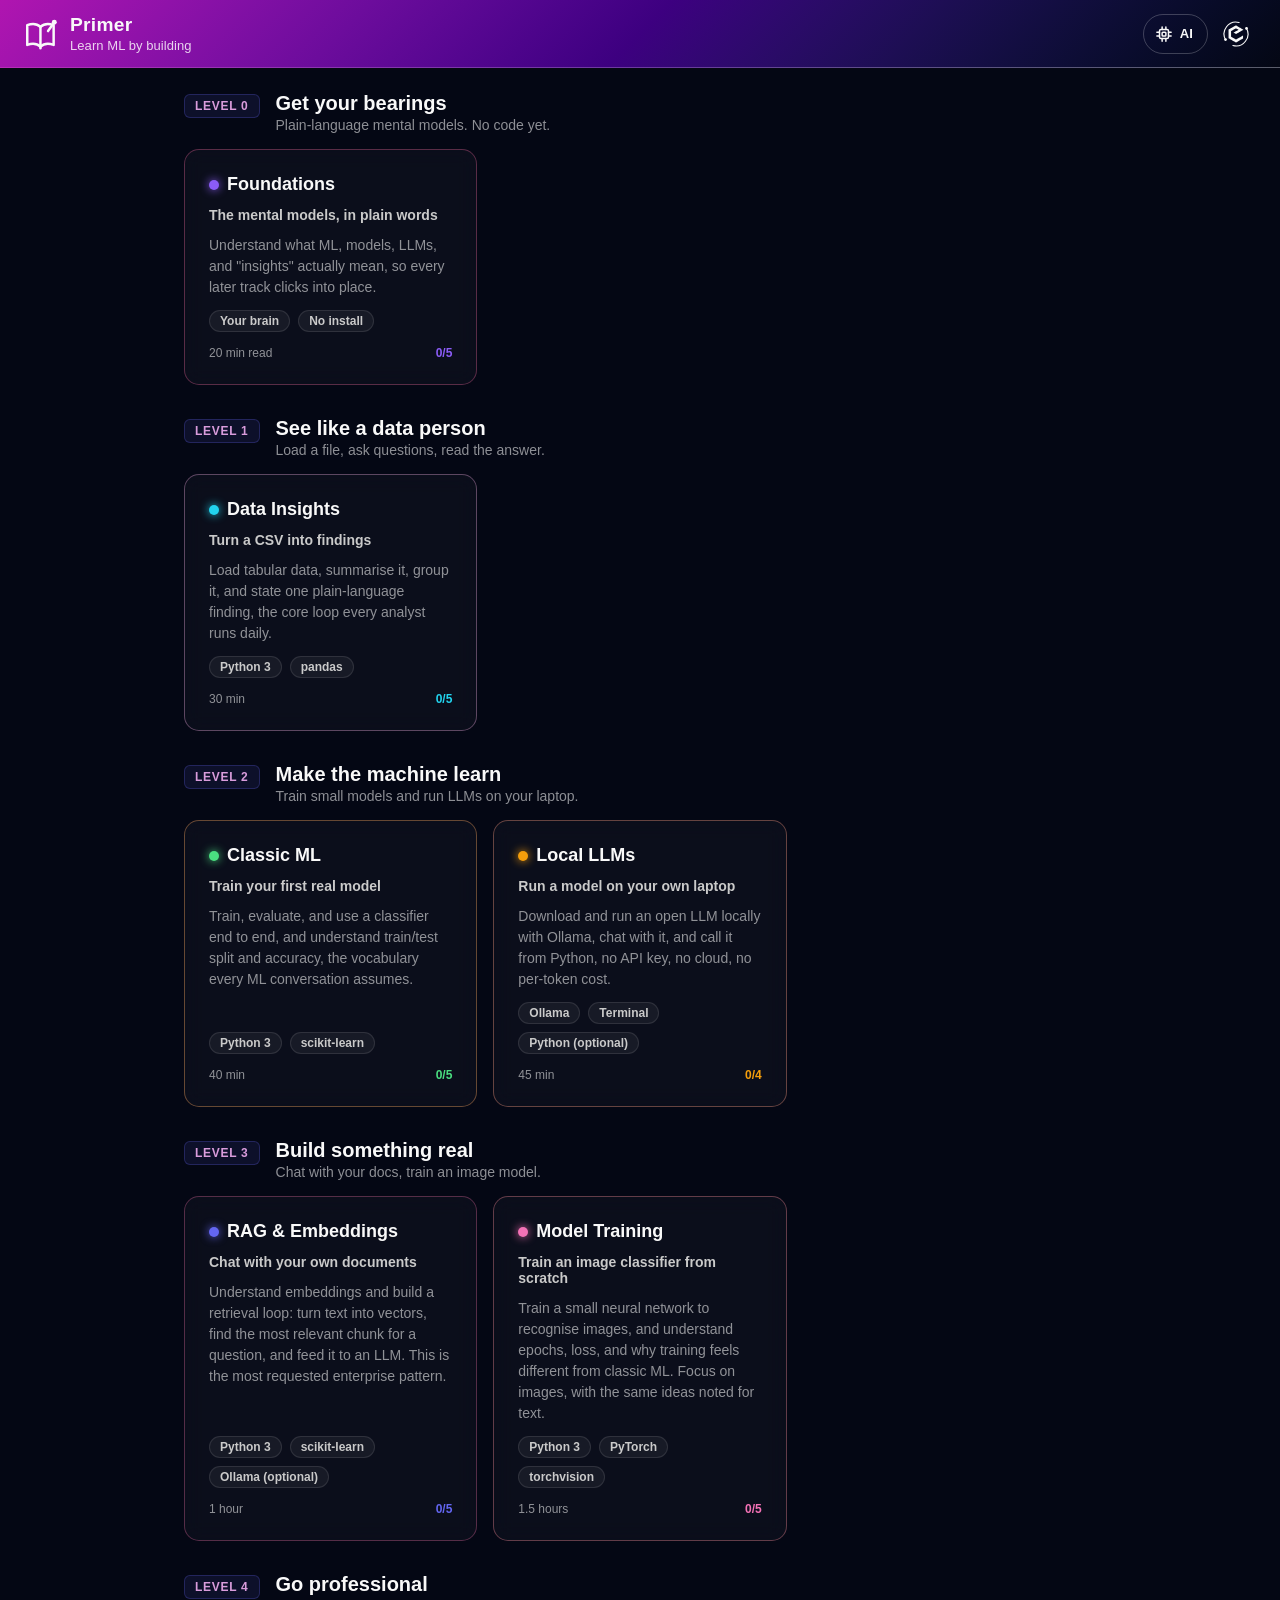
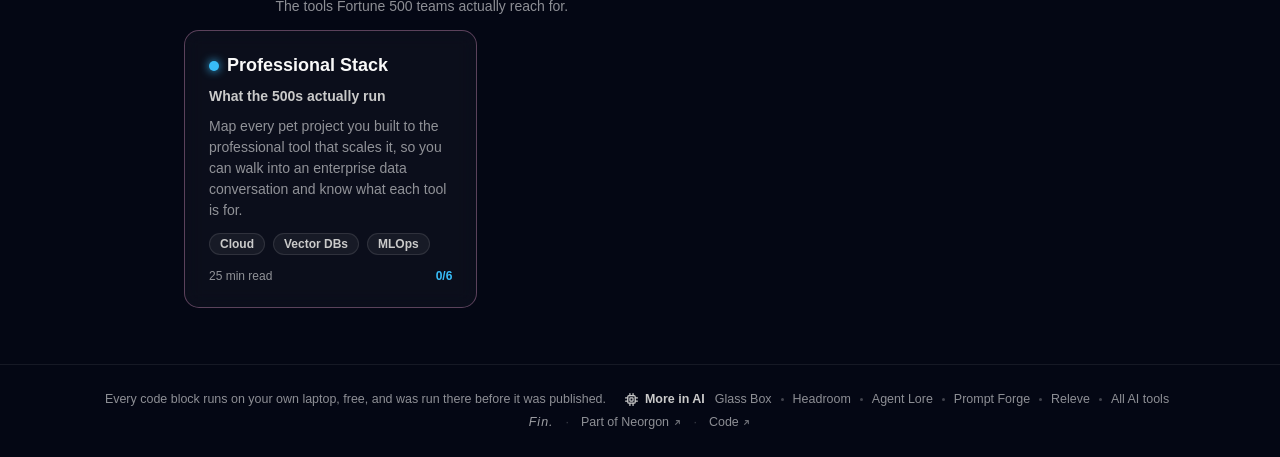
<file: index.html>
<!DOCTYPE html>
<html lang="en">
<head>
  <meta charset="UTF-8">
  <meta name="viewport" content="width=device-width, initial-scale=1.0">
  <link rel="icon" type="image/svg+xml" href="/favicon.svg">
  <link rel="icon" type="image/x-icon" href="/favicon.ico" sizes="16x16 32x32 48x48">
  <link rel="apple-touch-icon" sizes="180x180" href="/apple-touch-icon.png">
  <meta name="apple-mobile-web-app-title" content="Primer">
  <link rel="manifest" href="/site.webmanifest">
  <meta name="neo-mark" content="on">
  <title>Primer | Learn ML by building</title>
  <meta name="description" content="Ramp up on machine learning, LLMs, and data insights by building small local projects with copy-paste code, then map each one to the pro stack Fortune 500 teams run">
  <meta property="og:title" content="Primer | Learn ML by building">
  <meta property="og:description" content="A hands-on ramp from zero to ML: run small projects locally, then scale to what real companies use">
  <meta property="og:type" content="website">
  <meta property="og:url" content="https://primer.neorgon.com/">
  <meta property="og:site_name" content="Neorgon">
  <meta name="twitter:card" content="summary_large_image">
  <meta name="twitter:title" content="Primer | Learn ML by building">
  <meta name="twitter:description" content="A hands-on ramp from zero to ML: run small projects locally, then scale to what real companies use">
  <meta name="robots" content="index, follow">
  <link rel="canonical" href="https://primer.neorgon.com/">
  <meta property="og:locale" content="en_US">
  <meta name="theme-color" content="#040714">
  <meta property="og:image" content="https://primer.neorgon.com/og-preview.jpg">
  <meta property="og:image:width" content="1200">
  <meta property="og:image:height" content="630">
  <meta name="twitter:image" content="https://primer.neorgon.com/og-preview.jpg">
  <link rel="stylesheet" href="css/style.css">
  <!-- Neorgon Header Kit (vendored; ?header=live swaps CSS to CDN) -->
  <script>(function(){var m=location.search.match(/[?&]theme=([\w-]+)/)||document.cookie.match(/(?:^|;\s*)neo_theme=([\w-]+)/);if(m&&m[1]!=='default')document.documentElement.dataset.theme=decodeURIComponent(m[1]);})();</script>
  <link rel="stylesheet" href="css/neorgon-header.css">
  <link rel="stylesheet" href="css/neorgon-themes.css">
  <link rel="stylesheet" href="https://cdn.neorgon.org/v1.0.0/header/season.css">
  <script defer src="js/neorgon-header.js"></script>
  <!-- Neorgon Footer Kit (vendored): see packages/neorgon-ui/footer/README.md -->
  <meta name="neo-repo" content="energon-a-secas/primer-site">
  <meta name="neo-category" content="ai">
  <link rel="stylesheet" href="css/neorgon-footer.css">
  <script defer src="js/neorgon-footer.js"></script>
  <script type="application/ld+json">
  {
    "@context": "https://schema.org",
    "@type": "WebApplication",
    "name": "Primer",
    "description": "A hands-on ramp for learning machine learning, LLMs, and data insights by building small local projects with copy-paste code, then mapping each to the professional stack used at scale.",
    "url": "https://primer.neorgon.com/",
    "applicationCategory": "EducationalApplication",
    "operatingSystem": "Any",
    "offers": { "@type": "Offer", "price": "0", "priceCurrency": "USD" },
    "author": { "@type": "Organization", "name": "Neorgon", "url": "https://neorgon.com/" }
  }
  </script>
</head>
<body>

  <a class="skip-link" href="#main">Skip to content</a>

  <!-- Header: no nav, no auth (Pattern A) -->
  <header class="header-bar" data-header-mode="content">
    <div class="header-logo">
      <a href="#/" class="header-title-link">
        <img src="energon-classic-logo.png" class="header-logo-img" alt="">
        <div class="header-title-wrap">
        <h1>Primer</h1>
        <div class="header-subtitle">Learn ML by building</div>
      
        </div>
      </a>
    </div>
    <div class="header-right">
      <a class="header-home" href="https://neorgon.com/" title="neorgon.com" aria-label="Neorgon home">
        <svg class="nh-hub-icon" viewBox="0 0 24 24" fill="none" xmlns="http://www.w3.org/2000/svg" aria-hidden="true">
          <path d="M12 4.4 18.58 8.2 18.58 15.8 12 19.6 5.42 15.8 5.42 8.2Z" fill="currentColor" stroke="none"/>
          <g class="nh-orbit">
            <path d="M2.47 17.50 A11.0 11.0 0 0 1 14.85 1.37" fill="none" stroke="currentColor" stroke-width="1.05" stroke-linecap="round"/>
            <path d="M21.53 6.50 A11.0 11.0 0 0 1 9.15 22.63" fill="none" stroke="currentColor" stroke-width="1.05" stroke-linecap="round"/>
            <circle cx="21.71" cy="6.84" r="1.25" fill="currentColor"/>
            <circle cx="2.29" cy="17.16" r="1.25" fill="currentColor"/>
          </g>
        </svg>
      </a>
    </div>
  </header>

  <main id="main">
    <div class="container">
      <div id="view"><!-- rendered by js --></div>
    </div>
  </main>

  <footer class="neo-footer" data-footer-mode="minimal">
    Every code block runs on your own laptop, free, and was run there before it was published.
    <!-- neo-fleet:more -->
    <nav class="neo-more" aria-label="More in AI" data-category="ai" data-label-en="AI" data-label-es="IA">
      <span class="neo-more__label" aria-hidden="true"><svg class="neo-more__icon" viewBox="0 0 24 24" width="16" height="16" fill="none" stroke="currentColor" stroke-width="2" stroke-linecap="round" stroke-linejoin="round" aria-hidden="true" focusable="false"><rect x="6" y="6" width="12" height="12" rx="2"/><rect x="9.5" y="9.5" width="5" height="5" rx="1"/><path d="M9.5 2.5V6M14.5 2.5V6M9.5 18v3.5M14.5 18v3.5M2.5 9.5H6M2.5 14.5H6M18 9.5h3.5M18 14.5h3.5"/></svg><span class="neo-more__title">More in AI</span></span>
      <ul class="neo-more__list">
        <li><a href="https://glassbox.neorgon.com/">Glass Box</a></li>
        <li><a href="https://headroom.neorgon.com/">Headroom</a></li>
        <li><a href="https://agentlore.neorgon.com/">Agent Lore</a></li>
        <li><a href="https://promptforge.neorgon.com/">Prompt Forge</a></li>
        <li><a href="https://releve.neorgon.com/">Releve</a></li>
        <li><a class="neo-more__all" href="https://neorgon.com/ai/">All AI tools</a></li>
      </ul>
    </nav>
    <!-- /neo-fleet:more -->
  </footer>

  <script type="module" src="js/app.js"></script>
</body>
</html>
</file>
<file: css/style.css>
/* ── Reset & base ──────────────────────────────────────────── */
*, *::before, *::after { margin: 0; padding: 0; box-sizing: border-box; }

/*
 * ── Design tokens ─────────────────────────────────────────────
 *
 *  Colors
 *  bg:                 #040714
 *  surface-1 (cards):  rgba(255,255,255,.03)
 *  surface-2 (hover):  rgba(255,255,255,.06)
 *  border-subtle:      rgba(255,255,255,.07)
 *  border:             rgba(255,255,255,.1)
 *  border-strong:      rgba(255,255,255,.22)
 *  blue accent:        #0063e5
 *  blue accent bright: #0080ff
 *  text primary:       #f9f9f9
 *  text secondary:     #cacaca
 *  text muted:         rgba(255,255,255,.55)
 *  header gradient:    in oklch 135deg, #B015B0 0%, #3D0080 50%, #040714 100%
 *
 *  Typography scale (rem)
 *  --text-xs: 0.75    --text-sm: 0.875   --text-base: 1
 *  --text-lg: 1.125   --text-xl: 1.25    --text-2xl: 1.5
 *  font stack: 'Avenir Next', -apple-system, BlinkMacSystemFont,
 *              'Segoe UI', Roboto, Oxygen, Ubuntu, Cantarell, sans-serif
 *
 *  Spacing scale (4px grid)
 *  --space-1: 4px   --space-2: 8px   --space-3: 12px   --space-4: 16px
 *  --space-6: 24px  --space-8: 32px
 *
 *  Radii
 *  --radius-sm: 6px   --radius: 10px   --radius-lg: 15px
 *
 *  Easing
 *  --ease-snap: cubic-bezier(0.34, 1.56, 0.64, 1)  (spring/overshoot)
 *  --dur-fast: 120ms   --dur: 200ms
 *
 *  UI primitives
 *  --control-height: 44px   (touch minimum)
 *  --control-height-sm: 36px
 *  --z-sticky-header: 200   --z-modal: 400   --z-toast: 500
 */

:root {
  --bg: #040714;
  --surface-1: rgba(255,255,255,.03);
  --surface-2: rgba(255,255,255,.06);
  --surface-toast: #1a1730;
  --border-subtle: rgba(255,255,255,.07);
  --border: rgba(255,255,255,.1);
  --border-strong: rgba(255,255,255,.22);
  --text-primary: #f9f9f9;
  --text-secondary: #cacaca;
  --text-muted: rgba(255,255,255,.55);
  --accent: #0063e5;
  --accent-bright: #0080ff;
  --danger: #e11d48;
  --danger-hover: #f43f5e;
  --font: 'Avenir Next', -apple-system, BlinkMacSystemFont, 'Segoe UI', Roboto, Oxygen, Ubuntu, Cantarell, sans-serif;
  --text-xs: 0.75rem; --text-sm: 0.875rem; --text-base: 1rem;
  --text-lg: 1.125rem; --text-xl: 1.25rem; --text-2xl: 1.5rem;
  --space-1: 4px; --space-2: 8px; --space-3: 12px; --space-4: 16px;
  --space-6: 24px; --space-8: 32px;
  --radius-sm: 6px; --radius: 10px; --radius-lg: 15px;
  --ease-snap: cubic-bezier(0.34, 1.56, 0.64, 1);
  --dur-fast: 120ms; --dur: 200ms;
  --control-height: 44px;
  --control-height-sm: 36px;
  --shadow-card: 0 12px 28px rgba(15, 23, 42, 0.5);
  --shadow-modal: 0 24px 48px rgba(2, 6, 23, 0.58);
  --z-sticky-header: 200;
  --z-modal: 400;
  --z-toast: 500;
}

html { height: 100%; }
body {
  font-family: var(--font);
  background: var(--bg);
  min-height: 100%;
  color: var(--text-primary);
  display: flex; flex-direction: column;
}

body.modal-open {
  overflow: hidden;
}

main#main {
  flex: 1;
  display: flex;
  flex-direction: column;
  min-height: 0;
  width: 100%;
}

/* ── Layout ────────────────────────────────────────────────── */
/*
 * GOTCHA: body { display:flex; flex-direction:column } + margin: 0 auto
 * on a child collapses its width — always pair with width: 100%.
 *
 * GOTCHA: External images (YouTube ggpht, Gravatar, etc.) may block loading
 * when the Referer header points to localhost or an unknown origin. Fix:
 * 1. Add <meta name="referrer" content="no-referrer"> in <head> (global)
 * 2. Or add referrerpolicy="no-referrer" on each <img> tag
 */
.container {
  max-width: 900px;
  width: 100%;
  margin: 0 auto;
  padding: var(--space-6);
  flex: 1;
}

/* Vertical rhythm: use inside .container or nested regions */
.stack {
  display: flex;
  flex-direction: column;
  gap: var(--space-6);
}
.stack--tight { gap: var(--space-4); }
.stack--loose { gap: var(--space-8); }

/* Page section: title row + body (replaces “card everything” for grouping) */
.section {
  display: flex;
  flex-direction: column;
  gap: var(--space-4);
}
.section__header {
  display: flex;
  flex-wrap: wrap;
  align-items: flex-end;
  justify-content: space-between;
  gap: var(--space-4);
}
.section__titles {
  display: flex;
  flex-direction: column;
  gap: var(--space-1);
  min-width: 0;
}
.section__title {
  font-size: var(--text-xl);
  font-weight: 600;
  letter-spacing: 0.02em;
  color: var(--text-primary);
}
.section__lead {
  font-size: var(--text-sm);
  color: var(--text-muted);
  line-height: 1.45;
  max-width: 52ch;
}
.section__lead code {
  font-family: ui-monospace, SFMono-Regular, Menlo, Monaco, Consolas, "Liberation Mono", monospace;
  font-size: 0.92em;
  color: var(--text-secondary);
}
.stack > .card { margin-bottom: 0; }
.toolbar {
  display: flex;
  flex-wrap: wrap;
  align-items: center;
  gap: var(--space-2);
}

/* Header layout is owned by the Neorgon Header Kit (css/neorgon-header.css) */
nav {
  display: flex;
  align-items: center;
  gap: var(--space-2);
}

/* ── Buttons (canonical) ─────────────────────────────────────
 * Use .btn + a variant. Aliases: .nav-link = toolbar ghost; .auth-* map below.
 */
.btn {
  display: inline-flex;
  align-items: center;
  justify-content: center;
  gap: var(--space-2);
  min-height: var(--control-height);
  padding: 0 var(--space-4);
  border-radius: var(--radius-sm);
  font-family: inherit;
  font-size: var(--text-sm);
  font-weight: 600;
  line-height: 1.2;
  text-decoration: none;
  cursor: pointer;
  border: 1px solid transparent;
  background: transparent;
  color: var(--text-primary);
  transition:
    background-color var(--dur),
    color var(--dur),
    border-color var(--dur),
    box-shadow var(--dur),
    transform var(--dur-fast);
  -webkit-tap-highlight-color: transparent;
}
.btn:disabled,
.btn[aria-disabled="true"] {
  opacity: 0.45;
  cursor: not-allowed;
  pointer-events: none;
}
.btn--sm {
  min-height: var(--control-height-sm);
  padding: 0 var(--space-3);
  font-size: var(--text-xs);
}
.btn--block { width: 100%; }
.btn--icon {
  min-width: var(--control-height);
  padding: 0;
}
.btn--primary {
  background: var(--accent);
  color: #fff;
  border-color: transparent;
}
.btn--primary:hover { background: var(--accent-bright); }
.btn--secondary {
  background: var(--surface-2);
  color: var(--text-primary);
  border-color: var(--border-strong);
}
.btn--secondary:hover {
  background: rgba(255, 255, 255, 0.1);
}
.btn--ghost {
  background: transparent;
  color: rgba(255,255,255,0.92);
  border-color: rgba(255,255,255,0.18);
}
.btn--ghost:hover {
  background: rgba(255,255,255,0.1);
  color: #fff;
}
.btn--danger {
  background: var(--danger);
  color: #fff;
  border-color: transparent;
}
.btn--danger:hover { background: var(--danger-hover); }

/* Toolbar ghost (header nav) — same as .btn.btn--ghost.btn--sm */
.nav-link {
  display: inline-flex;
  align-items: center;
  justify-content: center;
  min-height: var(--control-height);
  padding: 0 var(--space-3);
  border: 1px solid rgba(255,255,255,0.18);
  border-radius: var(--radius-sm);
  background: transparent;
  color: rgba(255,255,255,0.92);
  cursor: pointer;
  font-family: inherit;
  font-size: var(--text-sm);
  font-weight: 600;
  transition: background-color var(--dur), color var(--dur), border-color var(--dur);
}
.nav-link:hover {
  background: rgba(255,255,255,0.1);
  color: #fff;
}

.auth-toggle {
  display: flex;
  align-items: center;
  justify-content: center;
  min-width: var(--control-height);
  min-height: var(--control-height);
  padding: 0;
  border: 1px solid rgba(255,255,255,0.18);
  border-radius: var(--radius-sm);
  background: transparent;
  color: rgba(255,255,255,0.92);
  cursor: pointer;
  font-family: inherit;
  transition: background-color var(--dur), color var(--dur), border-color var(--dur);
}
.auth-toggle:hover {
  background: rgba(255,255,255,0.1);
  color: #fff;
}
.auth-toggle svg {
  width: 22px;
  height: 22px;
  flex-shrink: 0;
  display: block;
}
.auth-toggle.logged-in { color: var(--accent); }
.auth-toggle.logged-in svg circle:nth-of-type(2) {
  fill: currentColor;
  stroke: none;
}

/* ── Sheet (inline panel under header) — not a modal ─────────
 * Use for auth, filters, compact forms. No backdrop; page scrolls.
 * For blocking overlays use .modal below.
 */
.auth-panel {
  background: rgba(255,255,255,0.02);
  border-bottom: 1px solid var(--border-subtle);
  max-height: 0;
  overflow: hidden;
  transition: max-height 0.3s ease-out;
}
.auth-panel.open { max-height: 300px; }
.auth-panel-inner {
  padding: var(--space-6);
  max-width: 400px;
  margin: 0 auto;
}
.auth-tabs {
  display: flex;
  gap: var(--space-2);
  margin-bottom: var(--space-4);
}
.auth-tab {
  flex: 1;
  min-height: var(--control-height-sm);
  padding: 0 var(--space-4);
  border: 1px solid var(--border);
  border-radius: var(--radius-sm);
  background: transparent;
  color: var(--text-muted);
  cursor: pointer;
  font-family: inherit;
  font-size: var(--text-sm);
  font-weight: 600;
  transition: background-color var(--dur), color var(--dur), border-color var(--dur);
}
.auth-tab.active {
  background: var(--surface-2);
  color: var(--text-primary);
  border-color: var(--border-strong);
}
.auth-form input {
  width: 100%;
  padding: var(--space-3) var(--space-4);
  margin-bottom: var(--space-3);
  border: 1px solid var(--border);
  border-radius: var(--radius-sm);
  background: var(--surface-1);
  color: var(--text-primary);
  font-size: var(--text-sm);
  font-family: inherit;
}
.auth-submit {
  width: 100%;
  min-height: var(--control-height);
  padding: 0 var(--space-4);
  border: none;
  border-radius: var(--radius-sm);
  background: var(--accent);
  color: #fff;
  font-family: inherit;
  font-weight: 600;
  font-size: var(--text-sm);
  cursor: pointer;
  transition: background-color var(--dur);
}
.auth-submit:hover { background: var(--accent-bright); }
#authUser {
  display: flex;
  align-items: center;
  justify-content: space-between;
  gap: var(--space-4);
}
.auth-username {
  color: var(--text-primary);
  font-weight: 600;
}
.auth-logout {
  min-height: var(--control-height-sm);
  padding: 0 var(--space-3);
  border: 1px solid var(--border);
  border-radius: var(--radius-sm);
  background: transparent;
  color: var(--text-muted);
  cursor: pointer;
  font-family: inherit;
  font-size: var(--text-sm);
  font-weight: 600;
  transition: background-color var(--dur), color var(--dur), border-color var(--dur);
}
.auth-logout:hover {
  background: var(--surface-2);
  color: var(--text-primary);
}
.auth-divider {
  height: 1px;
  background: var(--border-subtle);
}

/* ── Modal (blocking overlay) ──────────────────────────────── */
.modal[hidden] {
  display: none !important;
}
.modal {
  position: fixed;
  inset: 0;
  z-index: var(--z-modal);
  display: flex;
  align-items: center;
  justify-content: center;
  padding: var(--space-4);
}
.modal__backdrop {
  position: absolute;
  inset: 0;
  background: rgba(2, 4, 12, 0.72);
  backdrop-filter: blur(4px);
}
.modal__dialog {
  position: relative;
  z-index: 1;
  display: flex;
  flex-direction: column;
  width: min(100%, 440px);
  max-height: min(88vh, 560px);
  overflow: hidden;
  background: var(--surface-1);
  border: 1px solid var(--border-strong);
  border-radius: var(--radius-lg);
  box-shadow: var(--shadow-modal);
}
.modal__header {
  display: flex;
  align-items: center;
  justify-content: space-between;
  gap: var(--space-4);
  padding: var(--space-4) var(--space-6);
  border-bottom: 1px solid var(--border-subtle);
}
.modal__header h2 {
  font-size: var(--text-lg);
  font-weight: 600;
  color: var(--text-primary);
}
.modal__body {
  padding: var(--space-6);
  overflow: auto;
  font-size: var(--text-sm);
  color: var(--text-secondary);
  line-height: 1.55;
}
.modal__body code {
  font-family: ui-monospace, SFMono-Regular, Menlo, Monaco, Consolas, "Liberation Mono", monospace;
  font-size: 0.9em;
  color: var(--text-primary);
}
.modal__footer {
  display: flex;
  flex-wrap: wrap;
  justify-content: flex-end;
  gap: var(--space-2);
  padding: var(--space-4) var(--space-6);
  border-top: 1px solid var(--border-subtle);
}

/* ── Card ──────────────────────────────────────────────────── */
/*
 * GOTCHA: backdrop-filter creates a stacking context — dropdowns inside
 * a card can be clipped by a later card's stacking context. Fix by adding
 * position: relative; z-index: 10 to the card that owns the open dropdown.
 *
 * Default: static surface (no hover lift — avoids generic “dashboard demo”).
 * Use .card--interactive for raised hover + entrance motion.
 *
 * GOTCHA: a <button> or <a> used AS a card does not inherit body text color —
 * buttons default to canvas text (near-black), rendering invisible on the dark
 * bg. When a card is an interactive element, set color: var(--text-primary)
 * and font-family: var(--font) explicitly on it.
 */
.card {
  background: var(--surface-1);
  border: 1px solid var(--border);
  border-radius: var(--radius-lg);
  padding: var(--space-6);
  margin-bottom: var(--space-6);
  backdrop-filter: blur(10px);
  transition: border-color var(--dur), box-shadow var(--dur);
}
.card:hover {
  border-color: var(--border-strong);
  box-shadow: 0 8px 20px rgba(15, 23, 42, 0.45);
}
.card--interactive {
  transition:
    transform var(--dur) ease-out,
    box-shadow var(--dur) ease-out,
    border-color var(--dur);
  animation: fadeIn 0.35s ease-out both;
}
.card--interactive:hover {
  transform: translateY(-3px);
  box-shadow: var(--shadow-card);
  border-color: var(--border-strong);
}
.card--enter {
  animation: fadeIn 0.35s ease-out both;
}
.card--flat:hover {
  box-shadow: none;
}

/* ── Button press feedback ─────────────────────────────────── */
button:active,
.btn:active,
.nav-link:active,
.auth-toggle:active,
.auth-tab:active,
.auth-submit:active,
.auth-logout:active {
  transform: scale(0.98);
  transition-duration: var(--dur-fast);
}

@keyframes fadeIn {
  from { opacity: 0; transform: translateY(6px); }
  to   { opacity: 1; transform: translateY(0); }
}

/* ── Skeleton loading ──────────────────────────────────────── */
@keyframes shimmer { to { background-position: -200% 0; } }
.skeleton {
  background: linear-gradient(90deg, var(--surface-1) 25%, var(--surface-2) 50%, var(--surface-1) 75%);
  background-size: 200% 100%;
  animation: shimmer 1.5s ease-in-out infinite;
  border-radius: var(--radius);
}

/* ── Toast ─────────────────────────────────────────────────── */
.toast {
  position: fixed;
  bottom: var(--space-6);
  right: var(--space-6);
  z-index: var(--z-toast);
  max-width: min(360px, calc(100vw - var(--space-8)));
  background: var(--surface-toast);
  border: 1px solid var(--border);
  border-radius: var(--radius);
  padding: var(--space-3) var(--space-4);
  font-size: var(--text-sm);
  color: var(--text-primary);
  box-shadow: var(--shadow-card);
  pointer-events: none;
  transform: translateY(8px);
  opacity: 0;
  transition: opacity 0.2s ease-out, transform 0.2s ease-out;
}
.toast.visible {
  opacity: 1;
  transform: translateY(0);
}

/* ── Footer ────────────────────────────────────────────────── */
/* Footer owned by the Neorgon Footer Kit (css/neorgon-footer.css).
   Edit packages/neorgon-ui/footer/ and re-run sync-footer.sh. */

/* ── Focus styles ──────────────────────────────────────────── */
:focus-visible {
  outline: 2px solid var(--accent-bright);
  outline-offset: 2px;
}

/* ── Skip link ─────────────────────────────────────────────── */
.skip-link {
  position: absolute;
  top: -100%;
  left: var(--space-4);
  z-index: 1000;
  padding: var(--space-2) var(--space-4);
  background: var(--accent-bright);
  color: #000;
  font-weight: 600;
  font-size: var(--text-sm);
  border-radius: 0 0 var(--radius-sm) var(--radius-sm);
  text-decoration: none;
  transition: top var(--dur);
}
.skip-link:focus { top: 0; }

/* ── Reduced motion ────────────────────────────────────────── */
@media (prefers-reduced-motion: reduce) {
  *, *::before, *::after {
    animation-duration: 0.01ms !important;
    animation-iteration-count: 1 !important;
    transition: none !important;
  }
  .card--interactive:hover { transform: none; }
}

/* ── Responsive ────────────────────────────────────────────── */
@media (max-width: 600px) {
  .container { padding: var(--space-4); }
  .toast {
    left: var(--space-4);
    right: var(--space-4);
    max-width: none;
  }
}

/* ══════════════════════════════════════════════════════════════
   Primer — learning hub + track pages
   ══════════════════════════════════════════════════════════════ */

:root { --primer-accent: #6366f1; }
.container { max-width: 960px; }

/* Shared: accent-tinted tag chips */
.tag {
  display: inline-flex;
  align-items: center;
  padding: 3px 10px;
  border-radius: 999px;
  font-size: var(--text-xs);
  font-weight: 600;
  color: var(--text-secondary);
  background: rgba(255,255,255,.05);
  border: 1px solid var(--border);
}
.chip {
  display: inline-flex;
  align-items: center;
  padding: 5px 12px;
  border-radius: 999px;
  font-size: var(--text-xs);
  font-weight: 600;
  color: var(--text-secondary);
  background: rgba(99,102,241,.1);
  border: 1px solid rgba(99,102,241,.25);
}

/* Progress bar */
.progress {
  height: 8px;
  border-radius: 999px;
  background: rgba(255,255,255,.07);
  overflow: hidden;
}
.progress--thin { height: 5px; margin-top: var(--space-3); }
.progress__bar {
  height: 100%;
  border-radius: 999px;
  background: var(--track-accent, var(--primer-accent));
  transition: width var(--dur) ease-out;
}

/* ── Hub opening: no hero, the first level of tracks leads ── */
.visually-hidden {
  position: absolute;
  width: 1px;
  height: 1px;
  padding: 0;
  margin: -1px;
  overflow: hidden;
  clip: rect(0 0 0 0);
  white-space: nowrap;
  border: 0;
}
.hub-progress {
  display: flex;
  align-items: center;
  gap: var(--space-4);
  margin: var(--space-2) 0 var(--space-6);
  max-width: 420px;
}
.hub-progress .progress { flex: 1; }
.hub-progress__label {
  font-size: var(--text-sm);
  color: var(--text-muted);
  white-space: nowrap;
}

/* ── Level sections ────────────────────────────────────────── */
.level { margin-bottom: var(--space-8); }
.level__head {
  display: flex;
  align-items: baseline;
  gap: var(--space-4);
  margin-bottom: var(--space-4);
}
.level__badge {
  flex-shrink: 0;
  font-size: var(--text-xs);
  font-weight: 700;
  letter-spacing: .06em;
  text-transform: uppercase;
  color: color-mix(in oklch, var(--primer-accent) 55%, white);
  padding: 4px 10px;
  border-radius: var(--radius-sm);
  background: rgba(99,102,241,.1);
  border: 1px solid rgba(99,102,241,.25);
}
.level__name {
  font-size: var(--text-xl);
  font-weight: 600;
}
.level__blurb {
  font-size: var(--text-sm);
  color: var(--text-muted);
  margin-top: 2px;
}

/* ── Track cards (hub) ─────────────────────────────────────── */
.track-grid {
  display: grid;
  grid-template-columns: repeat(auto-fill, minmax(260px, 1fr));
  gap: var(--space-4);
}
.track-card {
  display: flex;
  flex-direction: column;
  gap: var(--space-3);
  text-decoration: none;
  color: inherit;
  margin-bottom: 0;
  /* No left-edge stripe: the accent dot marks the track, and the full border
     carries a faint tint of the same accent. */
  border-color: color-mix(in oklch, var(--track-accent, var(--primer-accent)) 28%, var(--border));
}
.track-card:hover { border-color: color-mix(in oklch, var(--track-accent) 55%, var(--border)); }
.track-card__top {
  display: flex;
  align-items: center;
  gap: var(--space-2);
}
.track-card__dot {
  width: 10px; height: 10px;
  border-radius: 50%;
  background: var(--track-accent, var(--primer-accent));
  box-shadow: 0 0 10px var(--track-accent, var(--primer-accent));
  flex-shrink: 0;
}
.track-card__title {
  font-size: var(--text-lg);
  font-weight: 700;
}
.track-card__check {
  margin-left: auto;
  color: var(--track-accent, var(--primer-accent));
  font-weight: 700;
}
.track-card__tagline {
  font-size: var(--text-sm);
  font-weight: 600;
  color: var(--text-secondary);
}
.track-card__objective {
  font-size: var(--text-sm);
  color: var(--text-muted);
  line-height: 1.5;
  flex: 1;
}
.track-card__stack {
  display: flex;
  flex-wrap: wrap;
  gap: var(--space-2);
}
.track-card__foot {
  display: flex;
  align-items: center;
  justify-content: space-between;
  font-size: var(--text-xs);
  color: var(--text-muted);
  margin-top: 2px;
}
.track-card__prog {
  font-weight: 700;
  color: var(--track-accent, var(--primer-accent));
}

/* ── Track page ────────────────────────────────────────────── */
.track-page { --track-accent: var(--primer-accent); padding-bottom: var(--space-8); }
.back-link {
  display: inline-block;
  font-size: var(--text-sm);
  font-weight: 600;
  color: var(--text-muted);
  text-decoration: none;
  margin: var(--space-4) 0 var(--space-6);
  transition: color var(--dur);
}
.back-link:hover { color: var(--text-primary); }

.track-head { margin-bottom: var(--space-6); }
.track-head__level {
  display: inline-block;
  vertical-align: 2px;
  margin-right: var(--space-2);
  padding: 2px 8px;
  border-radius: var(--radius-sm);
  border: 1px solid color-mix(in oklch, var(--track-accent) 50%, transparent);
  background: color-mix(in oklch, var(--track-accent) 10%, transparent);
  font-size: var(--text-xs);
  font-weight: 700;
  letter-spacing: .06em;
  text-transform: uppercase;
  color: var(--text-secondary);
}
.track-head__title {
  font-size: clamp(1.8rem, 5vw, 2.6rem);
  font-weight: 700;
  letter-spacing: -.01em;
  margin: 0 0 var(--space-2);
  color: var(--text-primary);
}
.track-head__tagline {
  font-size: var(--text-lg);
  color: var(--text-secondary);
}

.objective {
  margin-bottom: var(--space-6);
  border-color: color-mix(in oklch, var(--track-accent) 40%, var(--border));
  background: color-mix(in oklch, var(--track-accent) 5%, var(--surface-1));
}
.objective__label {
  font-size: var(--text-xs);
  font-weight: 700;
  letter-spacing: .06em;
  text-transform: uppercase;
  /* A lighter mix of the track accent: the raw indigo and violet accents sit
     under 4.5:1 at this size on the tinted card. */
  color: color-mix(in oklch, var(--track-accent) 60%, white);
  margin-bottom: var(--space-2);
}
.objective__text {
  font-size: var(--text-base);
  color: var(--text-secondary);
  line-height: 1.6;
  margin-bottom: var(--space-4);
}
.objective__stack {
  display: flex;
  flex-wrap: wrap;
  align-items: center;
  gap: var(--space-2);
}
.objective__stack-label {
  font-size: var(--text-sm);
  color: var(--text-muted);
  font-weight: 600;
}

.track-intro {
  font-size: var(--text-lg);
  color: var(--text-secondary);
  line-height: 1.7;
  margin-bottom: var(--space-6);
}

/* Setup card */
.setup { margin-bottom: var(--space-6); }
.setup__title {
  font-size: var(--text-lg);
  font-weight: 700;
  margin-bottom: var(--space-2);
}
.setup__body {
  font-size: var(--text-base);
  color: var(--text-secondary);
  line-height: 1.6;
  margin-bottom: var(--space-4);
}

/* ── Steps (pet project walkthrough) ───────────────────────── */
.steps {
  list-style: none;
  counter-reset: step;
  display: flex;
  flex-direction: column;
  gap: var(--space-6);
}
.step {
  border: 1px solid var(--border);
  border-radius: var(--radius-lg);
  background: var(--surface-1);
  padding: var(--space-6);
  transition: border-color var(--dur);
}
.step--done {
  border-color: color-mix(in oklch, var(--track-accent) 35%, var(--border));
  background: color-mix(in oklch, var(--track-accent) 5%, var(--surface-1));
}
.step__head {
  display: flex;
  align-items: center;
  gap: var(--space-3);
  margin-bottom: var(--space-4);
}
.step__num {
  flex-shrink: 0;
  width: 30px; height: 30px;
  display: flex; align-items: center; justify-content: center;
  border-radius: 50%;
  font-size: var(--text-sm);
  font-weight: 700;
  color: #fff;
  background: var(--track-accent);
}
.step__title {
  font-size: var(--text-lg);
  font-weight: 700;
  flex: 1;
  min-width: 0;
}
.step__toggle {
  flex-shrink: 0;
  min-height: var(--control-height-sm);
  padding: 0 var(--space-3);
  border: 1px solid var(--border);
  border-radius: var(--radius-sm);
  background: transparent;
  color: var(--text-muted);
  font-family: inherit;
  font-size: var(--text-xs);
  font-weight: 700;
  cursor: pointer;
  transition: all var(--dur);
}
.step__toggle:hover { background: var(--surface-2); color: var(--text-primary); }
.step__toggle[aria-pressed="true"] {
  color: var(--track-accent);
  border-color: color-mix(in oklch, var(--track-accent) 45%, var(--border));
  background: color-mix(in oklch, var(--track-accent) 12%, transparent);
}
.step__body { color: var(--text-secondary); }
.step__body p { line-height: 1.7; margin-bottom: var(--space-4); font-size: var(--text-base); }
.step__body p:last-child { margin-bottom: 0; }
.prose-list {
  margin: 0 0 var(--space-4) var(--space-4);
  padding-left: var(--space-3);
  display: flex;
  flex-direction: column;
  gap: var(--space-2);
}
.prose-list li { line-height: 1.6; }
.step__body code,
.setup__body code,
.note-block code {
  font-family: ui-monospace, SFMono-Regular, Menlo, Monaco, Consolas, "Liberation Mono", monospace;
  font-size: 0.88em;
  padding: 1px 6px;
  border-radius: 4px;
  background: rgba(255,255,255,.07);
  color: var(--text-primary);
}

/* ── Code blocks ───────────────────────────────────────────── */
.code-block {
  margin: var(--space-4) 0;
  border: 1px solid var(--border);
  border-radius: var(--radius);
  overflow: hidden;
  background: #0a0e1c;
}
.code-block__bar {
  display: flex;
  align-items: center;
  justify-content: space-between;
  padding: var(--space-2) var(--space-3);
  background: rgba(255,255,255,.03);
  border-bottom: 1px solid var(--border-subtle);
}
.code-block__lang {
  font-size: var(--text-xs);
  font-weight: 700;
  letter-spacing: .04em;
  text-transform: uppercase;
  color: var(--text-muted);
}
.code-block__copy {
  min-height: 28px;
  padding: 0 var(--space-3);
  border: 1px solid var(--border);
  border-radius: var(--radius-sm);
  background: transparent;
  color: var(--text-secondary);
  font-family: inherit;
  font-size: var(--text-xs);
  font-weight: 700;
  cursor: pointer;
  transition: all var(--dur);
}
.code-block__copy:hover { background: var(--surface-2); color: var(--text-primary); }
.code-block__copy--done {
  color: #4ade80;
  border-color: rgba(74,222,128,.4);
}
.code-block pre {
  margin: 0;
  padding: var(--space-4);
  overflow-x: auto;
}
.code-block code {
  font-family: ui-monospace, SFMono-Regular, Menlo, Monaco, Consolas, "Liberation Mono", monospace;
  font-size: 0.86rem;
  line-height: 1.6;
  color: #e2e8f0;
  white-space: pre;
}

/* ── Output blocks ─────────────────────────────────────────── */
.output-block {
  margin: var(--space-4) 0;
  border: 1px dashed var(--border);
  border-radius: var(--radius);
  background: rgba(74,222,128,.04);
  padding: var(--space-3) var(--space-4) var(--space-4);
}
.output-block__label {
  display: inline-block;
  font-size: var(--text-xs);
  font-weight: 700;
  letter-spacing: .04em;
  text-transform: uppercase;
  color: #4ade80;
  margin-bottom: var(--space-2);
}
.output-block pre { margin: 0; overflow-x: auto; }
.output-block code {
  font-family: ui-monospace, SFMono-Regular, Menlo, Monaco, Consolas, "Liberation Mono", monospace;
  font-size: 0.82rem;
  line-height: 1.5;
  color: var(--text-secondary);
  white-space: pre;
}

/* ── Note blocks ───────────────────────────────────────────── */
.note-block {
  display: flex;
  gap: var(--space-3);
  margin: var(--space-4) 0;
  padding: var(--space-3) var(--space-4);
  border-radius: var(--radius);
  background: rgba(99,102,241,.07);
  border: 1px solid rgba(99,102,241,.2);
}
.note-block__icon {
  flex-shrink: 0;
  width: 20px; height: 20px;
  display: flex; align-items: center; justify-content: center;
  border-radius: 50%;
  font-size: 12px;
  font-weight: 700;
  font-style: italic;
  color: #fff;
  background: var(--primer-accent);
}
.note-block p {
  font-size: var(--text-sm);
  color: var(--text-secondary);
  line-height: 1.55;
  margin: 0 !important;
}

/* ── Track footer nav ──────────────────────────────────────── */
.track-footer {
  margin-top: var(--space-8);
  padding-top: var(--space-6);
  border-top: 1px solid var(--border-subtle);
  display: flex;
  justify-content: flex-end;
}

@media (max-width: 600px) {
  .step { padding: var(--space-4); }
  .track-footer { justify-content: stretch; }
  .track-footer .btn { width: 100%; }
}
</file>
<file: css/neorgon-header.css>
/* ══════════════════════════════════════════════════════════════
   Neorgon Header Kit: header.css
   Canonical source: packages/neorgon-ui/header/
   Vendored per site as css/neorgon-header.css; do not edit copies.
   Live CDN: https://cdn.neorgon.org/v1.0.0/header/header.css
   ══════════════════════════════════════════════════════════════ */

:root {
  /* Geometry */
  --header-h: 68px;
  --header-h-app: 56px;
  --header-control-h: 40px; /* every header control (buttons, ⋯, palette, home) shares this height */
  /* Logo height. A token, not a literal, so a site can make the mark carry more
     weight without forking the kit. Default 36px = the historical value, so
     nothing changes for a site that never sets it. The bar is 68px with no
     vertical padding, so ~52px is the practical ceiling before the mark starts
     to look wedged against the edges. */
  --header-logo-h: 36px;
  --header-logo-h-mobile: 28px;

  /* Palette: themes override these (see themes.css) */
  --header-bg-start: #B015B0;
  --header-bg-mid: #3D0080;
  --header-bg-end: #040714;
  /* Kept here for anything that references the composed gradient, but the
     authoritative copy is re-declared on .header-bar below; see the note
     there before changing either. */
  --header-bg: linear-gradient(in oklch 135deg, var(--header-bg-start) 0%, var(--header-bg-mid) 50%, var(--header-bg-end) 100%);
  --header-glass: rgba(0, 9, 18, .35);
  --header-text: #f9f9f9;
  --header-text-dim: rgba(255, 255, 255, .72);
  --header-border: rgba(255, 255, 255, .07);
  --header-border-strong: rgba(255, 255, 255, .22);
  --header-accent: #e879f9;
  --header-menu-bg: #10142a;
  --header-menu-hover: rgba(255, 255, 255, .08);

  /* Focus ring: near-white with a whisper of the brand hue so it never
     reads as a stray browser default. 5.77:1 (bright end) to 17.98:1
     (dark end) against the bar, 16.54:1 on the menu. Themes may override. */
  --header-focus: oklch(0.97 0.02 320);
  --header-focus-w: 2px;

  /* Icon sizing. Two tokens: a filled glyph reads heavier than a stroked
     one in the same box, so the solid home icon is set smaller to match
     optically. */
  --header-icon: 22px;        /* stroked glyphs (palette) */
  --header-icon-solid: 20px;  /* filled glyphs (home) */

  /* ease-out-quart: fast start, long settle, no overshoot. */
  --header-ease: cubic-bezier(.22, 1, .36, 1);
  --header-ease-in: cubic-bezier(.55, 0, 1, .45);
}

/* Colour judgements about the DEFAULT gradient specifically. Scoped to
   html:not([data-theme]) because themes.css sets these per theme at the
   same specificity as :root, so a :root override here would silently
   overwrite all five palettes. Every consumer below pairs them with a
   var() fallback to the theme's own token. */
html:not([data-theme]) {
  /* --header-border-strong (.22) measures 1.91-1.95:1 on the bar, below
     the 3:1 WCAG 1.4.11 needs for a control boundary. .42 gives 3.73-4.02:1. */
  --header-control-border: rgba(255, 255, 255, .42);

  /* --header-bg-end (#040714) is identical to the standard page
     background, so a flat hairline measures 1.14:1 on the right half.
     The bar's luminance swings 43x left-to-right, so the edge ramps too. */
  --header-edge-from: rgba(255, 255, 255, .10);
  --header-edge-to: rgba(255, 255, 255, .34);

  /* .72 measures 4.14:1 at the start of the subtitle span, below AA.
     Split from the icon colour, which only needs 3:1 as non-text. */
  --header-text-dim: rgba(255, 255, 255, .82);
  --header-icon-color: rgba(255, 255, 255, .78);
}

/* ── The sticky offset ───────────────────────────────────────────
   --neo-sticky-top is how much of the viewport's top the header covers
   right now. header.js keeps it exact (it measures the bar, and drops to 0
   while auto-hide or the Keys Kit's H toggle has the bar away); these rules
   are the value before it runs, and with JS off. Rails, scope strips and
   scroll-margin-top read it instead of hardcoding 56px or 68px:

     .rail { position: sticky; top: var(--neo-sticky-top, 0px); }
     h2[id] { scroll-margin-top: calc(var(--neo-sticky-top, 0px) + 12px); }

   The kit sets no scroll-padding of its own: many sites already offset
   their anchors with scroll-margin-top, and the two add up. */
:root { --neo-sticky-top: 0px; }
:root:has(.header-bar) { --neo-sticky-top: var(--header-h); }
:root:has(.header-bar[data-header-mode="app"]) { --neo-sticky-top: var(--header-h-app); }
:root[data-chrome="off"]:has(.header-bar) { --neo-sticky-top: 0px; }

/* ══════════════════════════════════════════════════════════════
   SKINS: site-level identity, opt-in per site
   ────────────────────────────────────────────────────────────
   A skin replaces the default magenta gradient for ONE site whose
   own palette clashes with it. Set it in the site's markup:

     <header class="header-bar" data-header-mode="content"
             data-header-skin="brass">

   This is NOT the theme system. Precedence, by design:

     visitor choice (?theme= / cookie)  >  season (CDN)  >  skin  >  kit default

   A site that should sit out every season keeps its skin with
   `<html lang="en" data-season="off">` (see season.css). That declines
   the fleet's decoration only; a visitor's ?theme= still wins.

   Named skins below are the reusable ones. For a one-off palette no
   other site would share, use `data-header-skin="custom"` and declare
   the tokens in the site's own CSS; contract at the end of this block.

   Two cascade facts make that ordering work, and both are easy to
   get wrong:

   1. A declaration ON .header-bar beats a value INHERITED from
      <html>, whatever the specificity. Visitor themes declare on
      <html>, so every skin is scoped `html:not([data-theme])`:
      the moment a visitor picks a theme, all skins stop matching.
   2. Season rules in season.css carry a matching
      `[data-header-skin]` selector one step more specific than the
      skin rules below, so an armed season still flips skinned
      sites. Do not raise the specificity here without raising it
      there too, or skinned sites will silently sit out the season.

   3. The Footer Kit's pieces (.neo-footer, and .neo-top and .neo-modal,
      which it appends to <body>) and the Beacon link sit outside
      .header-bar, so a skin declared only on the bar never reaches
      their focus rings and borders (queue #156). Every skin rule
      therefore names them too, behind `:has()` on <html>. That item is
      wrapped in `:is()` because :is() forgives a selector it cannot
      parse: a browser without :has() drops that one item, not the
      whole rule and with it the header's own skin. `:where()` inside
      :has() keeps it at (0,2,1), under an armed season's (0,3,2)
      pieces rule in season.css. The footer and beacon resolve the
      tokens on those pieces; see "Header-derived tokens" in footer.css.

   Each skin also sets --header-focus, a near-white in its own hue, so
   the header's focus rings and the Beacon's stop being the default's
   pink on a skinned site.

   Each skin re-tunes the edge ramp and control border for its own
   surface; those defaults are calibrated to the magenta gradient
   and are wrong on a black bar.
   ══════════════════════════════════════════════════════════════ */

/* ink: near-black neutral. The default choice for a site whose
   palette the magenta gradient fights. */
html:not([data-theme]) .header-bar[data-header-skin="ink"],
:is(html:not([data-theme]):has(:where(.header-bar[data-header-skin="ink"])) :is(.neo-footer, .neo-top, .neo-modal, .neo-beacon-link)) {
  --header-focus: oklch(0.97 0.01 255);
  --header-bg-start: #14161c;
  --header-bg-mid: #0b0d12;
  --header-bg-end: #050609;
  --header-glass: rgba(10, 12, 16, .55);
  --header-accent: #cbd5e1;
  --header-text: #f4f4f5;
  --header-text-dim: rgba(255, 255, 255, .78);
  --header-icon-color: rgba(255, 255, 255, .74);
  --header-border: rgba(255, 255, 255, .09);
  --header-border-strong: rgba(255, 255, 255, .24);
  --header-control-border: rgba(255, 255, 255, .44);
  --header-menu-bg: #14161c;
  --header-menu-hover: rgba(255, 255, 255, .09);
  /* A near-black bar sits close to the page in luminance at BOTH ends,
     so the edge has to be brighter than the gradient's ramp. */
  --header-edge-from: rgba(255, 255, 255, .26);
  --header-edge-to: rgba(255, 255, 255, .26);
}

/* carbon: flat true black, no gradient. The most restrained option;
   the hairline does all the separating. */
html:not([data-theme]) .header-bar[data-header-skin="carbon"],
:is(html:not([data-theme]):has(:where(.header-bar[data-header-skin="carbon"])) :is(.neo-footer, .neo-top, .neo-modal, .neo-beacon-link)) {
  --header-focus: oklch(0.97 0 0);
  --header-bg-start: #08080a;
  --header-bg-mid: #08080a;
  --header-bg-end: #08080a;
  --header-glass: rgba(0, 0, 0, .6);
  --header-accent: #e5e5e5;
  --header-text: #fafafa;
  --header-text-dim: rgba(255, 255, 255, .76);
  --header-icon-color: rgba(255, 255, 255, .72);
  --header-border: rgba(255, 255, 255, .12);
  --header-border-strong: rgba(255, 255, 255, .26);
  --header-control-border: rgba(255, 255, 255, .46);
  --header-menu-bg: #101012;
  --header-menu-hover: rgba(255, 255, 255, .1);
  --header-edge-from: rgba(255, 255, 255, .3);
  --header-edge-to: rgba(255, 255, 255, .3);
}

/* brass: warm dark, tuned to incident-runbook's #b8935f / #d8b280
   accents and its #040714 page background. */
html:not([data-theme]) .header-bar[data-header-skin="brass"],
:is(html:not([data-theme]):has(:where(.header-bar[data-header-skin="brass"])) :is(.neo-footer, .neo-top, .neo-modal, .neo-beacon-link)) {
  --header-focus: oklch(0.97 0.02 75);
  --header-bg-start: #2a2114;
  --header-bg-mid: #16120c;
  --header-bg-end: #040714;
  --header-glass: rgba(22, 18, 12, .5);
  --header-accent: #d8b280;
  --header-text: #f7f3ea;
  --header-text-dim: rgba(247, 243, 234, .8);
  --header-icon-color: rgba(216, 178, 128, .86);
  --header-border: rgba(216, 178, 128, .2);
  --header-border-strong: rgba(216, 178, 128, .38);
  --header-control-border: rgba(216, 178, 128, .55);
  --header-menu-bg: #17130d;
  --header-menu-hover: rgba(216, 178, 128, .14);
  --header-edge-from: rgba(216, 178, 128, .22);
  --header-edge-to: rgba(216, 178, 128, .34);
}

/* slate: cool blue-grey. Neutral without going fully black. */
html:not([data-theme]) .header-bar[data-header-skin="slate"],
:is(html:not([data-theme]):has(:where(.header-bar[data-header-skin="slate"])) :is(.neo-footer, .neo-top, .neo-modal, .neo-beacon-link)) {
  --header-focus: oklch(0.97 0.02 230);
  --header-bg-start: #33415a;
  --header-bg-mid: #1e293b;
  --header-bg-end: #0b1120;
  --header-glass: rgba(15, 23, 42, .5);
  --header-accent: #7dd3fc;
  --header-text: #f1f5f9;
  --header-text-dim: rgba(241, 245, 249, .8);
  --header-icon-color: rgba(226, 232, 240, .78);
  --header-border: rgba(148, 163, 184, .2);
  --header-border-strong: rgba(148, 163, 184, .36);
  --header-control-border: rgba(203, 213, 225, .5);
  --header-menu-bg: #16202f;
  --header-menu-hover: rgba(148, 163, 184, .16);
  --header-edge-from: rgba(148, 163, 184, .18);
  --header-edge-to: rgba(148, 163, 184, .34);
}

/* aurora: deep teal into cyan. For data/monitoring surfaces. */
html:not([data-theme]) .header-bar[data-header-skin="aurora"],
:is(html:not([data-theme]):has(:where(.header-bar[data-header-skin="aurora"])) :is(.neo-footer, .neo-top, .neo-modal, .neo-beacon-link)) {
  --header-focus: oklch(0.97 0.02 205);
  --header-bg-start: #0e7490;
  --header-bg-mid: #0a3d4d;
  --header-bg-end: #040714;
  --header-glass: rgba(8, 51, 68, .5);
  --header-accent: #67e8f9;
  --header-text: #ecfeff;
  --header-text-dim: rgba(236, 254, 255, .82);
  --header-icon-color: rgba(165, 243, 252, .82);
  --header-border: rgba(103, 232, 249, .2);
  --header-border-strong: rgba(103, 232, 249, .36);
  --header-control-border: rgba(165, 243, 252, .5);
  --header-menu-bg: #07222c;
  --header-menu-hover: rgba(103, 232, 249, .14);
  --header-edge-from: rgba(103, 232, 249, .2);
  --header-edge-to: rgba(103, 232, 249, .32);
}

/* ember: warm amber into rust. For alert/ops surfaces that want
   warmth without reading as the danger theme. */
html:not([data-theme]) .header-bar[data-header-skin="ember"],
:is(html:not([data-theme]):has(:where(.header-bar[data-header-skin="ember"])) :is(.neo-footer, .neo-top, .neo-modal, .neo-beacon-link)) {
  --header-focus: oklch(0.97 0.02 85);
  --header-bg-start: #9a3412;
  --header-bg-mid: #4a1608;
  --header-bg-end: #040714;
  --header-glass: rgba(74, 22, 8, .5);
  --header-accent: #fbbf24;
  --header-text: #fff7ed;
  --header-text-dim: rgba(255, 247, 237, .82);
  --header-icon-color: rgba(253, 230, 138, .84);
  --header-border: rgba(251, 191, 36, .2);
  --header-border-strong: rgba(251, 191, 36, .36);
  --header-control-border: rgba(253, 230, 138, .5);
  --header-menu-bg: #23120a;
  --header-menu-hover: rgba(251, 191, 36, .14);
  --header-edge-from: rgba(251, 191, 36, .2);
  --header-edge-to: rgba(251, 191, 36, .32);
}

/* jade: clinical emerald. Tuned to headpain-site's #059669 / #10b981
   accents on its #040714 page. For calm medical/health surfaces where
   both the magenta default and ember's warning-warmth read wrong. */
html:not([data-theme]) .header-bar[data-header-skin="jade"],
:is(html:not([data-theme]):has(:where(.header-bar[data-header-skin="jade"])) :is(.neo-footer, .neo-top, .neo-modal, .neo-beacon-link)) {
  --header-focus: oklch(0.97 0.02 165);
  --header-bg-start: #065f46;
  --header-bg-mid: #043b2c;
  --header-bg-end: #040714;
  --header-glass: rgba(4, 59, 44, .5);
  --header-accent: #6ee7b7;
  --header-text: #ecfdf5;
  --header-text-dim: rgba(236, 253, 245, .82);
  --header-icon-color: rgba(167, 243, 208, .84);
  --header-border: rgba(110, 231, 183, .2);
  --header-border-strong: rgba(110, 231, 183, .36);
  --header-control-border: rgba(167, 243, 208, .5);
  --header-menu-bg: #08251c;
  --header-menu-hover: rgba(110, 231, 183, .14);
  --header-edge-from: rgba(110, 231, 183, .2);
  --header-edge-to: rgba(110, 231, 183, .32);
}

/* The named skins compose their gradient in oklab, not oklch.
   oklch carries a hue, and a stop with almost no chroma has a hue that is
   "powerless": the browser borrows the neighbouring stop's hue instead,
   from each side. brass's near-neutral mid (#16120c) took the brown hue on
   its left and the navy hue on its right, so the bar changed colour in one
   step along the 50% line: the brown-to-navy diagonal near x=700 on
   Releve's and apps-site's headers. Measured on a 1440px bar: the largest
   one-step change in OKLab a/b was 24.4 (x1000) in oklch and 1.8 in oklab;
   every other skin measures 0.7 to 3.2 either way, and oklab lowers it for
   aurora, ember and jade too. These skins are dark, low-chroma ramps with
   no hue sweep to keep. The default gradient and the visitor themes stay
   in oklch, where the sweep is the design.
   Scope: (0,3,1), the skins' own weight. An armed season's skinned rule
   re-asserts its oklch gradient at (0,4,2), so seasons look the same on a
   skinned site as anywhere else. `custom` is left alone: the site chose
   those stops under oklch. */
html:not([data-theme]) .header-bar:is([data-header-skin="ink"], [data-header-skin="carbon"],
  [data-header-skin="brass"], [data-header-skin="slate"], [data-header-skin="aurora"],
  [data-header-skin="ember"], [data-header-skin="jade"]) {
  --header-bg: linear-gradient(in oklab 135deg, var(--header-bg-start) 0%, var(--header-bg-mid) 50%, var(--header-bg-end) 100%);
}

/* ── custom: a site-authored skin ────────────────────────────────
   For a one-off palette that no named skin fits and that no other
   site would reuse. The kit deliberately ships NO tokens for this
   value: the site supplies them, and the kit stays out of the way.

     <header class="header-bar" data-header-skin="custom">

   In the site's own css/style.css, copy this selector EXACTLY: the
   scoping and the specificity are the whole contract:

     html:not([data-theme]) .header-bar[data-header-skin="custom"],
     html:not([data-theme]) :is(.neo-footer, .neo-top, .neo-modal, .neo-beacon-link) {
       --header-focus: …;
       --header-bg-start: …;  --header-bg-mid: …;  --header-bg-end: …;
       --header-accent: …;    --header-text: …;    --header-text-dim: …;
       --header-icon-color: …; --header-border: …; --header-border-strong: …;
       --header-control-border: …; --header-menu-bg: …; --header-menu-hover: …;
       --header-edge-from: …; --header-edge-to: …;
     }

   Why that exact selector, and nothing shorter:
     · `html:not([data-theme])` makes the skin collapse the instant a
       visitor picks a theme. Drop it and the site ignores ?theme=.
     · `[data-header-skin="custom"]` puts it at (0,3,1), above the
       kit default, below an armed season's (0,4,2) skin variant. A
       bare `.header-bar { --header-bg-start: … }` is only (0,1,0)
       and the kit's own defaults would beat it.
     · The second line hands the same tokens to the Footer Kit's
       pieces and the Beacon link, which sit outside the bar. Without
       it the footer's focus rings stay the kit's magenta (queue #156).
       It is (0,2,1), below an armed season's (0,3,2) pieces rule, so
       a season still re-skins the footer. A site that only skins a
       page with no footer can leave it out.
   Set only the three gradient stops if that is all that clashes; the
   bar re-composes --header-bg from them (see .header-bar below).
   Only the three stops + accent are usually enough, but re-tune the
   edge ramp too if the bar is much darker or lighter than the default
   magenta, which those values are calibrated against. */

/* ── Bar ─────────────────────────────────────────────────────── */
.header-bar {
  position: sticky;
  top: 0;
  z-index: var(--z-sticky-header, 200);
  display: flex;
  align-items: center;
  gap: var(--space-3, 12px);
  height: var(--header-h);
  padding: 0 var(--space-6, 24px);
  /* Re-composed HERE, not only at :root. A custom property's var()
     references resolve on the element where that property is declared, so a
     --header-bg built at :root bakes in :root's start/mid/end and ignores any
     override made further down the tree. Declaring it on .header-bar means
     skins (and any site override on the bar) only need to set the three
     stops. Themes still work: they set the stops on <html>, which inherits
     down to here before this resolves. */
  --header-bg: linear-gradient(in oklch 135deg, var(--header-bg-start) 0%, var(--header-bg-mid) 50%, var(--header-bg-end) 100%);
  background: var(--header-bg);
  border-bottom: 1px solid var(--header-border);
  color: var(--header-text);
  --header-h-cur: var(--header-h);
}

/* Bottom edge as a ramp, not a flat hairline (see --header-edge-*).
   Degrades to the theme's flat --header-border where unsupported or
   where a theme defines no ramp of its own. */
html:not([data-theme]) .header-bar {
  border-image: linear-gradient(
    to right,
    var(--header-edge-from, rgba(255, 255, 255, .10)),
    var(--header-edge-to, rgba(255, 255, 255, .34))
  ) 1;
}
/* Hub is a floating glass plate, not a band welded to the page; the
   ramp would read as a seam. */
html:not([data-theme]) .header-bar[data-header-mode="hub"] {
  border-image: none;
  border-bottom-color: var(--header-border);
}

/* Mode: hub, transparent cozy glass, no gradient */
.header-bar[data-header-mode="hub"] {
  background: var(--header-glass);
  backdrop-filter: blur(12px);
  -webkit-backdrop-filter: blur(12px);
}

/* Mode: app, slim, auto-hides on scroll down (JS toggles .header-hidden) */
.header-bar[data-header-mode="app"] {
  height: var(--header-h-app);
  --header-h-cur: var(--header-h-app);
}

/* Auto-hide. `app` mode has it by definition; every other mode opts in with
   data-header-autohide="on" and keeps its own height and background. */
.header-bar[data-header-mode="app"],
.header-bar[data-header-autohide="on"] {
  transition: transform .26s var(--header-ease, ease);
}
/* Leaving accelerates away; returning decelerates in. Same budget. */
.header-bar[data-header-mode="app"].header-hidden,
.header-bar[data-header-autohide="on"].header-hidden {
  transform: translateY(-100%);
  transition-duration: .2s;
  transition-timing-function: var(--header-ease-in, ease);
}
/* Keyboard focus entering a hidden bar reveals it: focus must never sit
   on an off-screen control (WCAG 2.4.7, and 2.2's 2.4.11). header.js
   drops the class on focusin so the next scroll decision agrees with
   what is painted; this rule covers the frame in between. */
.header-bar.header-hidden:focus-within { transform: none; }

/* ── Logo block ──────────────────────────────────────────────── */
.header-logo {
  display: flex;
  align-items: center;
  gap: 10px;
  flex-shrink: 0;
  min-width: 0;
}
.header-logo-img {
  height: var(--header-logo-h, 36px);
  width: auto;
  flex-shrink: 0;
  display: block;
  transition: transform .28s var(--header-ease, ease);
}
/* The raster fallback still needs forcing white; the injected vector must not
   be filtered, because it already inherits the header's own text colour and
   inverting it would undo exactly the thing it was swapped in to fix. */
img.header-logo-img { filter: brightness(0) invert(1); }
svg.header-logo-mark { color: var(--header-text); fill: currentColor; width: auto; }
/* A site that ships its own mark gets it as a mask over currentColor, so the
   glyph follows the header's text colour exactly as the inline svg does. An
   <img> could not: it paints its own pixels and ignores the cascade. */
.header-logo-own {
  /* Width tracks height rather than restating the token: .header-logo-img
     already sets height, and it drops to --header-logo-h-mobile under 700px.
     Pinning width to the desktop value gave a 36x28 box on a phone. */
  aspect-ratio: 1;
  width: auto;
  /* Declared, not inherited. `background: currentColor` resolves against
     whatever the ancestor set, and the logo is always inside an <a>: on a site
     whose logo anchor carries no class, that ancestor is an unstyled link and
     currentColor is the UA's #0000EE. The mark then paints link-blue, silently,
     because nothing in the page is wrong enough to throw. Every fleet site
     happens to wrap the logo in .header-title-link (which the kit gives
     color: inherit), so this only surfaced when ops-console adopted the kit
     with a bare <a>. Stating the colour here makes the mask independent of the
     markup around it, which is the contract the rest of the kit already keeps. */
  color: var(--header-text);
  background: currentColor;
  /* The image itself is set inline by header.js, derived from the manifest
     link, because a fleet site is served at its domain root and a kit showcase
     is not. Only the parts that do not vary live here. */
  -webkit-mask-position: center; mask-position: center;
  -webkit-mask-size: contain;    mask-size: contain;
  -webkit-mask-repeat: no-repeat; mask-repeat: no-repeat;
}
.header-logo-img:hover,
.header-title-link:hover .header-logo-img { transform: scale(1.06) rotate(-4deg); }

/* min-height also fixes a target-size failure: at <=700px the subtitle is
   hidden and this link collapses to 22px, under the 24px WCAG 2.5.8
   minimum. The parent centres it, so it grows symmetrically, with no shift. */
.header-title-link {
  text-decoration: none;
  color: inherit;
  min-width: 0;
  display: flex;
  flex-direction: column;
  justify-content: center;
  min-height: var(--header-control-h);
}
/* Current contract: mark + name are ONE anchor to the site's own home
   (the img rides inside .header-title-link with alt=""), so the link's
   accessible name is the title text and the logo stops being a second,
   differently-behaved link. Scoped with :has() so the retired two-anchor
   markup keeps rendering unchanged wherever it still exists. */
.header-title-link:has(> .header-logo-img, > picture) {
  flex-direction: row;
  align-items: center;
  gap: 10px;
}
.header-title-wrap {
  display: flex;
  flex-direction: column;
  justify-content: center;
  min-width: 0;
}
/* The one visible cue that the name is a control: the title warms to the
   accent on hover. Kept subtle; the cursor and the logo tilt do the rest. */
.header-logo h1 { transition: color .2s var(--header-ease, ease); }
.header-title-link:hover h1 { color: var(--header-accent); }
/* rem, not em: a shared component must not rescale because a site set its
   own body font-size. 1.2rem == 19.2px == today's rendered size.

   `margin: 0` for the same reason, and it is load-bearing: the UA gives h1
   `.67em 0`, which at this size is 12.86px above and below. The kit never
   reset it, so the title block came out 67px inside app mode's fixed 56px
   bar: the title rode high and the subtitle hung out of the header into the
   page. It looked fine on most sites only because they link the CDN
   `styles/base.css`, whose `*` reset zeroed it for us; the sites that don't
   (headpain, autopilot, references-api in app mode) showed the real geometry. */
.header-logo h1 {
  margin: 0;
  font-size: 1.2rem;
  font-weight: 600;
  line-height: 1.2;
  letter-spacing: .015em;
  color: var(--header-text);
  white-space: nowrap;
}
/* All four sides declared, so a site that authors the subtitle as a <p>
   rather than a <div> does not reintroduce the same UA margin. */
.header-subtitle {
  font-size: .8125rem;
  line-height: 1.25;
  color: var(--header-text-dim);
  font-weight: 500;
  margin: 2px 0 0;
  letter-spacing: .005em;
  white-space: nowrap;
}

/* Epigraph: the animating half of a bilingual subtitle. The glyph churn is
   decoration, so it is aria-hidden and .neo-epi-sr carries the real sentence
   for assistive tech. Both live inside .header-subtitle, which keeps the
   existing nowrap and mobile-hide behaviour unchanged. */
.neo-epi { font-variant-ligatures: none; }
.neo-epi-sr {
  position: absolute;
  width: 1px; height: 1px;
  margin: -1px; padding: 0; border: 0;
  overflow: hidden;
  clip-path: inset(50%);
  white-space: nowrap;
}

/* ── Right cluster: actions + theme toggle + home ────────────── */
.header-right {
  margin-left: auto;
  display: flex;
  align-items: center;
  gap: var(--space-2, 8px);
  min-width: 0;
}

.header-actions {
  display: flex;
  align-items: center;
  gap: var(--space-2, 8px);
  position: relative; /* overflow .header-menu anchors here */
  min-width: 0;
}
.header-actions .btn,
.header-actions .nav-link {
  white-space: nowrap;
  flex-shrink: 0;
}
/* Uniform control row: direct action children match the icon buttons'
   height so Share / ⋯ / palette / home read as one correlative strip.
   (Direct-child only: items moved into the ⋯ menu keep menu styling.) */
.header-actions > .btn,
.header-actions > .nav-link,
.header-actions > button,
.header-actions > a {
  height: var(--header-control-h);
  min-height: 0; /* neutralize site-level control minimums (e.g. --control-height) */
  box-sizing: border-box;
  display: inline-flex;
  align-items: center;
}

/* Same guarantee one level down, for the kit's own grouping idiom.
   header.js already knows .header-btn-group as a unit that travels into the ⋯
   menu whole; the geometry rule above did not, so a grouped button kept its
   own height and the row went ragged: pathfinder shipped 37px Fit/Clear
   buttons flanked by 40px icon controls. Scoped to a group still sitting in
   the bar: once the ⋯ menu adopts it the selector stops matching and menu
   styling takes over, which is the same boundary the direct-child rule draws.
   Deliberately NOT `> div > *`: battlecard's .bc-menu-wrap holds dropdown
   items that are not bar controls and must not be stretched to 40px. */
.header-actions > .header-btn-group > .btn,
.header-actions > .header-btn-group > .nav-link,
.header-actions > .header-btn-group > button,
.header-actions > .header-btn-group > a {
  height: var(--header-control-h);
  min-height: 0;
  box-sizing: border-box;
  display: inline-flex;
  align-items: center;
}

/* Appearance fallback for action buttons.
   The kit enforces geometry on .header-actions children but never styled
   them, so a site that uses the canonical .btn / .nav-link classes without
   defining them renders a raw browser button inside the header
   (incident-runbook hit exactly this). Wrapped in :where() so the whole
   rule has ZERO specificity: every site's own .btn/.nav-link styling
   still wins, and this only shows through where nothing else applies. */
:where(.header-actions) > :where(.btn, .nav-link, button, a) {
  padding: 0 12px;
  border: 1px solid var(--header-border-strong);
  border-radius: 6px;
  background: transparent;
  color: var(--header-text);
  font: inherit;
  font-size: .875rem;
  font-weight: 500;
  line-height: 1;
  text-decoration: none;
  cursor: pointer;
  transition: background .2s var(--header-ease, ease),
              border-color .2s var(--header-ease, ease);
}
:where(.header-actions) > :where(.btn, .nav-link, button, a):hover {
  background: var(--header-menu-hover);
  border-color: var(--header-control-border, var(--header-border-strong));
}

/* An icon-only control has no label to pad around, and the fallback above
   assumes there is one. Its 12px side padding lands inside a border-box
   control the site already sized square, leaving 40 - 24 - 2 = 14px of
   content, and an SVG is a flex item that will shrink into it. neorgon-site's
   GitHub mark rendered 14x26 and hiring-pack's 10x24 before this rule.

   Specificity note, because it is not what the :where() wrapper suggests:
   :has() is NOT zero-specificity: it takes the specificity of its most
   specific argument, so `svg:only-child` puts this selector at (0,1,1), the
   same weight as the `.header-actions > a` geometry rule above and ABOVE a
   site's single-class `.header-link { width: 36px }`. That is deliberate and
   matches the contract: the uniform control row is kit-owned, and a site that
   truly needs different geometry sets --header-control-h rather than
   restyling the control. hiring-pack declared 36px and now renders 40px. */
:where(.header-actions) > :where(.btn, .nav-link, button, a):has(> svg:only-child) {
  padding: 0;
  width: var(--header-control-h);
  justify-content: center;
}

/* …and the fallback's border does not belong on one either. .header-home is
   an unboxed glyph, so a site that styles neither ends up with a boxed icon
   sitting next to an unboxed one in the same row (hiring-pack shipped exactly
   that pair). Geometry above is kit-owned at (0,1,1); appearance is not: the
   extra :where() flattens this to zero specificity, so pathfinder and
   cartograph, whose icon buttons are deliberately boxed to match the text
   buttons beside them, keep their border on a single class. */
:where(.header-actions > :where(.btn, .nav-link, button, a):has(> svg:only-child)),
:where(.header-actions > :where(.btn, .nav-link, button, a):has(> svg:only-child)):hover {
  border-color: transparent;
}

/* Belt and braces for the same failure: whatever padding a site declares, an
   icon inside a header control is never the thing that gives way. Carries real
   specificity on purpose: a squeezed icon is always a bug, never a choice. */
.header-actions > .btn > svg,
.header-actions > .nav-link > svg,
.header-actions > button > svg,
.header-actions > a > svg {
  flex: none;
}

/* ── Theme toggle ────────────────────────────────────────────── */
.header-theme { position: relative; display: flex; }
.header-theme-toggle {
  display: inline-flex;
  align-items: center;
  justify-content: center;
  width: var(--header-control-h);
  height: var(--header-control-h);
  padding: 0;
  border: 1px solid var(--header-control-border, var(--header-border-strong));
  border-radius: 6px;
  background: transparent;
  color: var(--header-icon-color, var(--header-text-dim));
  cursor: pointer;
  transition: color .2s, border-color .2s, background .2s;
}
.header-theme-toggle:hover,
.header-theme-toggle[aria-expanded="true"] {
  color: var(--header-text);
  border-color: var(--header-border-strong);
  background: var(--header-menu-hover);
}
.header-theme-toggle svg {
  width: var(--header-icon, 22px);
  height: var(--header-icon, 22px);
  display: block;
}
[data-theme]:not([data-theme=""]) .header-theme-toggle { color: var(--header-accent); }

/* ── Home icon ───────────────────────────────────────────────── */
.header-home {
  display: flex;
  align-items: center;
  justify-content: center;
  width: var(--header-control-h);
  height: var(--header-control-h);
  box-sizing: border-box;
  padding: 0;
  border-radius: 6px;
  /* Full strength, not --header-icon-color. The dim was meant as hierarchy and
     did not read as one: .header-source carries no colour rule at all, so it
     inherits the header's own #f9f9f9, and the home control sitting beside it
     at 78% looked like a misconfiguration rather than a decision. The other
     user of that token is the bordered theme toggle, which has a border to
     carry its own weight; this one does not. */
  color: var(--header-text);
  text-decoration: none;
  flex-shrink: 0;
  transition: color .18s var(--header-ease, ease),
              background .18s var(--header-ease, ease);
}
/* --header-accent is the pink on the default palette and the skin's own accent
   everywhere else, so the highlight stays on-brand without hardcoding magenta
   into a control that ships to seven skins. */
.header-home:hover,
.header-home:focus-visible { color: var(--header-accent); background: var(--header-menu-hover); }
.header-home svg {
  width: var(--header-icon-solid, 20px);
  height: var(--header-icon-solid, 20px);
  display: block;
}

/* ── Hub glyph: the Energon mark at the centre of a galaxy ───────
   .header-home is the one header link to neorgon.com, tooltip
   "neorgon.com". The page stamps a placeholder SVG (markup contract
   in the README) and upgradeHome() replaces it on init with the mark
   at scale(0.72) inside a <g class="nh-orbit"> of two arcs and two
   dots. Idle the whole thing is still; on hover or keyboard focus the
   orbit group turns as one rigid body while the mark stays upright,
   because a rotating letterform is unreadable.
   Stroked glyph, so it sizes with --header-icon, not the solid token. */
.header-home svg.nh-hub-icon {
  /* Deliberately larger than --header-icon: the galaxy's arms occupy the outer
     ring, so at 22px the MARK fell to 14px against 18px for the neighbouring
     control. 26px puts it back at 18px, measured, while the arms still land
     inside the 40px box. */
  width: var(--header-hub-icon, 26px);
  height: var(--header-hub-icon, 26px);
}
.header-home .nh-orbit {
  transform-origin: 12px 12px; /* viewBox centre, for the legacy planet markup */
}
.header-home:hover .nh-orbit,
.header-home:focus-visible .nh-orbit {
  animation: nh-orbit-lap 1.4s linear infinite;
}
@keyframes nh-orbit-lap { to { transform: rotate(360deg); } }

/* The galaxy turns as one rigid body on hover, so a plain rotate does it.
   This replaced an offset-path satellite on an inclined ellipse: that needed a
   front/back pair kept in sync and a semi-major axis capped so the dot did not
   clip the viewBox, and none of it is needed once the arms sit outside the
   mark instead of crossing it. */

/* ── Overflow toggle (⋯), injected by header.js ─────────────── */
.header-overflow { position: relative; display: flex; }
.header-overflow[hidden] { display: none; }
.header-overflow-toggle {
  display: inline-flex;
  align-items: center;
  justify-content: center;
  min-width: var(--header-control-h);
  height: var(--header-control-h);
  box-sizing: border-box;
  padding: 0 10px;
  border: 1px solid var(--header-control-border, var(--header-border-strong));
  border-radius: 6px;
  background: transparent;
  color: var(--header-text);
  font-size: 1rem;
  font-weight: 700;
  letter-spacing: 1px;
  cursor: pointer;
  transition: background .2s;
}
.header-overflow-toggle:hover,
.header-overflow-toggle[aria-expanded="true"] { background: var(--header-menu-hover); }

/* Shared press feedback: these three controls are kit-owned, so the kit
   owns their states (sites style their own .btn). */
.header-overflow-toggle:active,
.header-theme-toggle:active,
.header-home:active {
  background: var(--header-menu-hover);
  transform: translateY(.5px);
}

/* ── Dropdown menu (overflow + theme + Export▾ groups) ─────────
   Rules: parent gets position:relative; one open at a time; Esc /
   outside click closes; arrow keys navigate (all handled by header.js) */
.header-menu {
  position: absolute;
  /* Anchored to the BAR's bottom edge, not the button's. A 40px control
     centred in a 68px bar put the old panel 10.5px inside the bar. */
  top: calc(100% + (var(--header-h-cur, 68px) - var(--header-control-h)) / 2 + 8px);
  right: 0;
  min-width: 180px;
  max-height: min(60vh, 320px);
  overflow-y: auto;
  margin: 0;
  padding: 6px;
  list-style: none;
  background: var(--header-menu-bg);
  border: 1px solid var(--header-border-strong);
  border-radius: 12px;
  /* Contact / mid / ambient + inner top highlight, so the panel lands
     instead of floating. */
  box-shadow:
    0 1px 2px rgba(0, 0, 0, .45),
    0 8px 16px -6px rgba(0, 0, 0, .5),
    0 24px 48px -16px rgba(0, 0, 0, .65),
    inset 0 1px 0 rgba(255, 255, 255, .06);
  transform-origin: top right;
  display: none;
  z-index: 1;
}
.header-menu.open {
  display: block;
  animation: neo-menu-in .14s var(--header-ease, ease) both;
}
@keyframes neo-menu-in {
  from { opacity: 0; transform: translateY(-6px) scale(.98); }
  to   { opacity: 1; transform: none; }
}

.header-menu .btn,
.header-menu .nav-link,
.header-menu button,
.header-menu a {
  display: flex;
  align-items: center;
  /* text-align does nothing to a flex item; without this the site's own
     .btn { justify-content: center } wins and every row centres itself. */
  justify-content: flex-start;
  gap: 10px;
  width: 100%;
  min-height: 44px;
  padding: 0 12px;
  border: none;
  border-radius: 8px;
  background: none;
  color: var(--header-text);
  font: inherit;
  font-size: .875rem;
  font-weight: 500;
  text-align: left;
  text-decoration: none;
  white-space: nowrap;
  cursor: pointer;
}
.header-menu .btn:hover,
.header-menu .nav-link:hover,
.header-menu button:hover,
.header-menu a:hover {
  background: var(--header-menu-hover);
}

/* ── Focus visibility ─────────────────────────────────────────
   Every focusable header control gets a real ring. outline costs no
   layout and creates no stacking context, so app-mode transform is
   unaffected. Longhand lists (no :is()) for universal support. */
.header-logo a:focus-visible,
.header-title-link:focus-visible,
.header-actions > a:focus-visible,
.header-actions > button:focus-visible,
.header-actions > .btn:focus-visible,
.header-actions > .nav-link:focus-visible,
.header-overflow-toggle:focus-visible,
.header-theme-toggle:focus-visible,
.header-home:focus-visible {
  outline: var(--header-focus-w) solid var(--header-focus);
  outline-offset: 2px;
}
/* Drawn inside the item so it never collides with the menu's padding or
   scroll edge. Covers menuitemradio/checkbox, which the old rule missed. */
.header-menu .btn:focus-visible,
.header-menu .nav-link:focus-visible,
.header-menu button:focus-visible,
.header-menu a:focus-visible,
.header-menu [role="menuitem"]:focus-visible,
.header-menu [role="menuitemradio"]:focus-visible,
.header-menu [role="menuitemcheckbox"]:focus-visible {
  outline: var(--header-focus-w) solid var(--header-focus);
  outline-offset: -2px;
  background: var(--header-menu-hover);
}
.header-menu .badge,
.header-menu [data-badge] { margin-left: auto; }

/* Grouped controls (.header-btn-group divs / navs) moved into the ⋯ menu
   render as stacked rows; group chrome (borders, padding, flex) is stripped. */
.header-menu > div,
.header-menu > nav {
  display: block;
  border: none;
  margin: 0;
  padding: 0;
}
.header-menu > div + div,
.header-menu > nav + nav {
  border-top: 1px solid var(--header-border);
  margin-top: 4px;
  padding-top: 4px;
}
.header-menu > div button,
.header-menu > div a,
.header-menu > nav button,
.header-menu > nav a {
  width: 100%;
  margin: 0;
}

/* Theme menu specifics */
.header-theme-menu .theme-swatch {
  width: 14px;
  height: 14px;
  border-radius: 50%;
  flex-shrink: 0;
  border: 1px solid rgba(255, 255, 255, .25);
}
.header-theme-menu [aria-checked="true"]::after {
  content: "✓";
  margin-left: auto;
  color: var(--header-accent);
}

/* ── Category chip and panel (built by header.js from
   <meta name="neo-category">) ──────────────────────────────────
   Bar tokens only: the chip follows the skin, an armed season and the
   visitor's theme like every other control, and names its category by
   icon and label, never by a category colour. The panel hangs inside
   .header-bar, so it inherits the same tokens and needs no skin hand-off.

   The wrapper is display: contents: no flex item, no extra gap. The panel
   is positioned against the bar; header.js measures --neo-cat-right so its
   right edge meets the chip's. */
.header-category { display: contents; }
.header-category__icon { width: 18px; height: 18px; flex: none; display: block; }
.header-category__chev { width: 14px; height: 14px; flex: none; display: block; }

.header-category__chip {
  display: inline-flex;
  align-items: center;
  gap: 7px;
  flex-shrink: 0;
  height: var(--header-control-h);
  box-sizing: border-box;
  margin: 0;
  padding: 0 14px 0 11px;
  border: 1px solid var(--header-border-strong);
  border-radius: 999px;
  background: transparent;
  color: var(--header-text);
  font: inherit;
  font-size: .8125rem;
  font-weight: 600;
  line-height: 1;
  letter-spacing: .01em;
  white-space: nowrap;
  cursor: pointer;
  transition: background .2s var(--header-ease, ease),
              border-color .2s var(--header-ease, ease);
}
.header-category__chip:hover,
.header-category__chip[aria-expanded="true"] {
  background: var(--header-menu-hover);
  border-color: var(--header-control-border, var(--header-border-strong));
}
.header-category__chip:focus-visible {
  outline: var(--header-focus-w) solid var(--header-focus);
  outline-offset: 2px;
}
/* Icon only: a phone with no ⋯ menu, or a desktop bar too narrow for the
   label. Unboxed, like every other icon-only control in the bar; the label
   stays in the accessible name. */
.header-bar[data-neo-category="icon"] .header-category__chip {
  width: var(--header-control-h);
  padding: 0;
  justify-content: center;
  border-color: transparent;
  border-radius: 6px;
}
.header-bar[data-neo-category="icon"] .header-category__chip .header-category__icon {
  width: var(--header-icon, 22px);
  height: var(--header-icon, 22px);
}
.header-bar[data-neo-category="icon"] .header-category__label {
  position: absolute;
  width: 1px; height: 1px;
  margin: -1px; padding: 0; border: 0;
  overflow: hidden;
  clip-path: inset(50%);
  white-space: nowrap;
}
/* menu: the chip is the ⋯ menu's first row; none: no room even for an
   icon (a title too long for the bar), so the footer row carries it. */
.header-bar:is([data-neo-category="menu"], [data-neo-category="none"]) .header-category__chip { display: none; }

.header-menu.header-category__menu {
  top: calc(100% + 8px);
  right: var(--neo-cat-right, var(--space-6, 24px));
  width: 320px;
  min-width: 0;
  max-width: calc(100vw - 16px);
  max-height: min(calc(100vh - var(--header-h-cur, 68px) - 24px), 640px);
  max-height: min(calc(100dvh - var(--header-h-cur, 68px) - 24px), 640px);
  padding: 8px;
}
/* Sections: siblings, the jump, the twelve, home. */
.header-menu.header-category__menu > * + * {
  border-top: 1px solid var(--header-border);
  margin-top: 6px;
  padding-top: 6px;
}
.header-menu.header-category__menu a,
.header-menu.header-category__menu button { min-height: 36px; }
.header-category__title {
  margin: 6px 12px 4px;
  font-size: max(12px, .75rem);
  font-weight: 600;
  line-height: 1.3;
  letter-spacing: .08em;
  text-transform: uppercase;
  color: var(--header-text-dim);
}
.header-category__menu a span { overflow: hidden; text-overflow: ellipsis; }
.header-menu .header-category__all { color: var(--header-accent); }
.header-category__jump kbd {
  margin-left: auto;
  display: inline-flex;
  align-items: center;
  justify-content: center;
  min-width: 22px;
  height: 22px;
  box-sizing: border-box;
  padding: 0 6px;
  border: 1px solid var(--header-border-strong);
  border-bottom-width: 2px;
  border-radius: 5px;
  font: 600 max(12px, .75rem)/1 ui-monospace, SFMono-Regular, Menlo, monospace;
  color: var(--header-text);
}
.header-category__grid {
  display: grid;
  grid-template-columns: repeat(2, minmax(0, 1fr));
  gap: 2px;
}
.header-menu .header-category__grid a { padding: 0 10px; }
/* The current category: a filled row with a rule on its leading edge, and
   aria-current; never colour alone. */
.header-menu .header-category__grid a[aria-current="true"] {
  background: var(--header-menu-hover);
  box-shadow: inset 2px 0 0 var(--header-accent);
  font-weight: 650;
}

/* The phone row in the ⋯ menu that opens the same panel. */
.header-menu .header-category-row { font-weight: 600; }
.header-menu .header-category-row .header-category__chev { margin-left: auto; width: 16px; height: 16px; }
.header-overflow-menu > .header-category-row {
  margin-bottom: 4px;
  border-bottom: 1px solid var(--header-border);
  border-radius: 8px 8px 0 0;
}

@media (pointer: coarse) {
  .header-menu.header-category__menu a,
  .header-menu.header-category__menu button { min-height: 44px; }
  /* Touch: no keycap to press. */
  .header-category__jump kbd { display: none; }
}

/* ── Fit (header.js) ────────────────────────────────────────────
   measure: a moment's state while header.js asks whether the bar needs
     more width than it has; nothing may shrink, so a squeezed row cannot
     pass for a row that fits.
   fit: set once the kit has arranged the bar. The right cluster keeps its
     size, so a control can never slide under the home icon.
   tight: nothing is left to move into ⋯ and it still does not fit; the
     title gives way with an ellipsis instead of a control. */
.header-bar[data-neo-measure] .header-logo,
.header-bar[data-neo-measure] .header-right,
.header-bar[data-neo-measure] .header-right > *,
.header-bar[data-neo-measure] .header-actions > * { flex-shrink: 0 !important; }
/* A scroll strip (overflow-x: auto, a row of tabs) is measured at its floor
   and then shrinks into what is left, scrolling the rest. header.js sets
   --neo-scroll-floor (its content width, at most 112px). */
.header-bar[data-neo-measure] .header-actions > [data-neo-scroll] {
  flex: 0 0 var(--neo-scroll-floor, 112px) !important;
  width: var(--neo-scroll-floor, 112px) !important;
  min-width: 0 !important;
}
.header-bar[data-neo-fit] .header-actions > [data-neo-scroll] { flex-shrink: 1; min-width: var(--neo-scroll-floor, 112px); }
.header-bar[data-neo-fit]:not([data-neo-scroller]) .header-right { flex-shrink: 0; }
/* A control a site positioned out of the row (absolute or fixed) is put
   back in it, so it cannot sit on top of another one; header.js warns. */
.header-actions > [data-neo-flow],
.header-overflow-menu > [data-neo-flow] { position: static !important; transform: none !important; }
.header-bar[data-neo-tight] .header-logo { flex-shrink: 1; min-width: 0; }
.header-bar[data-neo-tight] .header-logo > *,
.header-bar[data-neo-tight] .header-title-link,
.header-bar[data-neo-tight] .header-title-wrap { min-width: 0; }
.header-bar[data-neo-tight] .header-logo h1,
.header-bar[data-neo-tight] .header-subtitle { overflow: hidden; text-overflow: ellipsis; }

/* ── One positioning line ───────────────────────────────────────
   A page whose masthead carries the line (.neo-masthead__line) does not
   say it again in the bar (design-pass AP7). */
body:has(.neo-masthead__line) .header-subtitle { display: none; }

/* ── Mobile (≤700px): shrink, hide subtitle, JS moves non-kept
   action buttons into the ⋯ overflow menu ────────────────────── */
@media (max-width: 700px) {
  :root {
    --header-control-h: 36px;
    --header-icon: 20px;
    --header-icon-solid: 18px;
  }
  .header-bar { padding: 0 var(--space-4, 16px); gap: var(--space-2, 8px); }
  .header-subtitle { display: none; }
  /* Shown again only where header.js found room for the whole line beside
     the controls (data-neo-sub); it never takes a control's place or the
     bar's height. The ellipsis is a guard for a line that grows after the
     measure (an epigraph mid-churn), not the plan. */
  .header-bar[data-neo-sub] .header-subtitle {
    display: block;
    margin-top: 1px;
    font-size: max(12px, .75rem);
    overflow: hidden;
    text-overflow: ellipsis;
  }
  .header-logo h1 { font-size: 1rem; }
  .header-logo-img { height: var(--header-logo-h-mobile, 28px); }
  .header-right { gap: 6px; }
  /* A 180px panel pinned to the right of a 375px viewport wastes width. */
  .header-menu {
    min-width: min(260px, calc(100vw - 32px));
    max-width: calc(100vw - 32px);
  }
  /* The category panel is a sheet across the bar on a phone, whichever
     control opened it (the ⋯ menu's row, or the icon in the bar). */
  .header-menu.header-category__menu {
    top: calc(100% + 6px);
    left: 8px;
    right: 8px;
    width: auto;
    max-width: none;
    transform-origin: top center;
  }
}

/* ── Reduced motion ──────────────────────────────────────────── */
@media (prefers-reduced-motion: reduce) {
  .header-bar[data-header-mode="app"],
  .header-bar[data-header-mode="app"].header-hidden,
  .header-bar[data-header-autohide="on"],
  .header-bar[data-header-autohide="on"].header-hidden { transition: none; }
  .header-logo-img { transition: none; }
  .header-logo-img:hover,
  .header-title-link:hover .header-logo-img { transform: none; }
  .header-home:hover .nh-orbit,
  .header-home:focus-visible .nh-orbit { animation: none; }
  .header-menu.open { animation: none; }
  .header-overflow-toggle:active,
  .header-theme-toggle:active,
  .header-home:active { transform: none; }
}

/* ── Forced colors (Windows High Contrast) ────────────────────
   The bar's hierarchy is carried entirely by translucent whites, which
   all collapse to one system colour. Give the structural edges system
   tokens so the header doesn't become one undifferentiated block. */
@media (forced-colors: active) {
  .header-bar {
    border-image: none;
    border-bottom: 1px solid CanvasText;
  }
  .header-overflow-toggle,
  .header-theme-toggle,
  .header-category__chip { border-color: ButtonBorder; }
  .header-menu { border: 1px solid CanvasText; }
  /* box-shadow is dropped in forced colours, so the current category
     keeps an outline instead. */
  .header-menu .header-category__grid a[aria-current="true"] { outline: 2px solid Highlight; outline-offset: -2px; }
  .header-category__chip:focus-visible,
  .header-logo a:focus-visible,
  .header-title-link:focus-visible,
  .header-actions > a:focus-visible,
  .header-actions > button:focus-visible,
  .header-actions > .btn:focus-visible,
  .header-actions > .nav-link:focus-visible,
  .header-overflow-toggle:focus-visible,
  .header-theme-toggle:focus-visible,
  .header-home:focus-visible,
  .header-menu button:focus-visible,
  .header-menu a:focus-visible { outline-color: Highlight; }
}
</file>
<file: css/neorgon-themes.css>
/* ══════════════════════════════════════════════════════════════
   Neorgon Header Kit — themes.css
   Theme = token overrides + a contained decorative layer, applied
   via <html data-theme="…">. Themes are HEADER-SCOPED on purpose:
   page backgrounds and effects stay site-owned. To add a theme:
   one block here + one entry in the THEMES array in header.js.
   ══════════════════════════════════════════════════════════════ */

/* default — magenta nebula. No block needed; :root defaults in
   header.css ARE the default theme. Attribute is removed when
   default is active. */


/* ══ FX ENGINE ═════════════════════════════════════════════════
   Every decorated theme paints into .header-bar::before / ::after.
   Four rules make that safe, and they are load-bearing:

   1. NEVER overflow:hidden on .header-bar. The ⋯ overflow menu and
      the auth panel are absolutely-positioned descendants that hang
      BELOW the bar; clipping would eat them. Instead the layer is
      an inset:0 box and the effect is its *background* — a
      background paints only inside its own box, so it is
      self-bounding with no clipping required.
   2. z-index:-1 puts the layer above the bar's own background but
      below every in-flow child (logo, actions, home). Per CSS
      painting order, negative-z children draw at step 2, in-flow
      content at steps 3-6. Text stays crisp, hit targets untouched.
   3. isolation:isolate guarantees .header-bar is the stacking
      context that -1 resolves against (it already is one via
      position:sticky + z-index, so this is a belt-and-braces no-op).
   4. Animate background-position / opacity ONLY. A transform on the
      layer would move the box itself and escape the unclipped bar.
      Loops are seamless because every travel distance is an integer
      multiple of its tile size.

   Layers are inert to a11y: empty content, pointer-events:none, no
   text, no emoji — nothing for a screen reader to announce.
   ═════════════════════════════════════════════════════════════ */

[data-theme] .header-bar { isolation: isolate; }

[data-theme] .header-bar::before,
[data-theme] .header-bar::after {
  content: "";
  position: absolute;
  inset: 0;
  z-index: -1;
  pointer-events: none;
}


/* ── CHRISTMAS — layered snowfall, a tree in the gutter, hearth glow ── */
[data-theme="christmas"] {
  --header-bg-start: #7f1d1d;
  --header-bg-mid: #14532d;
  --header-bg-end: #052e16;
  --header-glass: rgba(5, 46, 22, .45);
  --header-accent: #fbbf24;
  --header-focus: oklch(0.97 0.02 85);  /* near-white in the theme's hue: header and Beacon focus rings */
  --header-border: rgba(251, 191, 36, .25);
  --header-border-strong: rgba(251, 191, 36, .45);
  --header-text: #fefce8;
  --header-text-dim: rgba(254, 252, 232, .65);
  --header-menu-bg: #14210f;
  --header-menu-hover: rgba(251, 191, 36, .12);

  /* One irregular 6-flake tile, reused at three scales. Scaling the
     tile scales the flakes, so size + speed carry the parallax. */
  --neo-flakes: url("data:image/svg+xml,%3Csvg xmlns='http://www.w3.org/2000/svg' viewBox='0 0 120 120'%3E%3Cg fill='%23fff'%3E%3Ccircle cx='17' cy='11' r='1.7'/%3E%3Ccircle cx='64' cy='29' r='1.1' opacity='.6'/%3E%3Ccircle cx='98' cy='58' r='1.5' opacity='.85'/%3E%3Ccircle cx='33' cy='76' r='1' opacity='.5'/%3E%3Ccircle cx='79' cy='101' r='1.9'/%3E%3Ccircle cx='8' cy='47' r='.9' opacity='.45'/%3E%3C/g%3E%3C/svg%3E");
  --neo-tree: url("data:image/svg+xml,%3Csvg xmlns='http://www.w3.org/2000/svg' viewBox='0 0 26 30'%3E%3Crect x='11' y='24' width='4' height='6' fill='%23713f12'/%3E%3Cpath d='M13 3 6 14h14zM13 10 3 22h20zM13 17 1 29h24z' fill='%2316a34a'/%3E%3Ccircle cx='13' cy='2.6' r='2.2' fill='%23fbbf24'/%3E%3Ccircle cx='9' cy='19' r='1' fill='%23fca5a5'/%3E%3Ccircle cx='17' cy='25' r='1' fill='%23fde68a'/%3E%3C/svg%3E");
}
[data-theme="christmas"] .header-bar::before {
  background-image: var(--neo-flakes), var(--neo-flakes), var(--neo-flakes);
  background-size: 210px 210px, 132px 132px, 84px 84px;
  background-position: 0 0, 0 0, 0 0;
  animation: neo-snow 14s linear infinite;
}
[data-theme="christmas"] .header-bar::after {
  background-image: var(--neo-tree),
    radial-gradient(170px 80px at 5% 112%, rgba(251, 191, 36, .26), transparent 72%);
  background-size: 20px 23px, 100% 100%;
  background-position: 2px 100%, 0 0;
  background-repeat: no-repeat;
  animation: neo-glow 4.5s ease-in-out infinite alternate;
}


/* ── NEW YEAR — rising sparks under a volley of bursts ── */
[data-theme="new-year"] {
  --header-bg-start: #1e1b4b;
  --header-bg-mid: #4c1d95;
  --header-bg-end: #020617;
  --header-glass: rgba(30, 27, 75, .45);
  --header-accent: #fcd34d;
  --header-focus: oklch(0.97 0.02 90);
  --header-border: rgba(252, 211, 77, .24);
  --header-border-strong: rgba(252, 211, 77, .45);
  --header-text: #f5f3ff;
  --header-text-dim: rgba(237, 233, 254, .68);
  --header-menu-bg: #150f2e;
  --header-menu-hover: rgba(252, 211, 77, .12);

  --neo-spark: url("data:image/svg+xml,%3Csvg xmlns='http://www.w3.org/2000/svg' viewBox='0 0 100 100'%3E%3Cg fill='%23fcd34d'%3E%3Cpath d='M22 8l1.2 5.8L29 15l-5.8 1.2L22 22l-1.2-5.8L15 15l5.8-1.2z'/%3E%3Cpath d='M72 55l.9 4.3L77 60l-4.1.9L72 65l-.9-4.1L67 60l4.1-.7z' opacity='.8'/%3E%3Ccircle cx='48' cy='30' r='1.3' opacity='.8'/%3E%3Ccircle cx='86' cy='18' r='1' opacity='.55'/%3E%3Ccircle cx='12' cy='62' r='1.1' opacity='.7'/%3E%3Ccircle cx='58' cy='86' r='1.4'/%3E%3Ccircle cx='33' cy='72' r='.9' opacity='.5'/%3E%3Ccircle cx='92' cy='78' r='1.2' opacity='.65'/%3E%3C/g%3E%3C/svg%3E");
  /* Burst = a radial falloff cut into rays by a conic mask. No SVG,
     no per-ray markup. If mask-image is unsupported the rays simply
     don't get cut and it degrades to two soft light blooms.
     Core alpha is capped at .33 and kept gold rather than white: a
     ray can cross the title, and a brighter bloom drops that text
     below 4.5:1. At .33 the worst case measures 4.9:1. */
  --neo-burst-a: radial-gradient(90px 90px at 27% 42%, rgba(253, 224, 71, .33), rgba(252, 211, 77, .24) 38%, transparent 70%);
  --neo-burst-b: radial-gradient(64px 64px at 73% 56%, rgba(254, 240, 138, .3), rgba(251, 146, 60, .22) 38%, transparent 70%);
}
[data-theme="new-year"] .header-bar::before {
  background-image: var(--neo-spark), var(--neo-spark);
  background-size: 190px 190px, 128px 128px;
  background-position: 0 0, 40px 0;
  animation: neo-rise 9s linear infinite;
}
[data-theme="new-year"] .header-bar::after {
  background-image: var(--neo-burst-a), var(--neo-burst-b);
  background-repeat: no-repeat;
  mask-image: repeating-conic-gradient(from 7deg at 27% 42%, #000 0 1.3deg, transparent 1.3deg 15deg),
              repeating-conic-gradient(from 22deg at 73% 56%, #000 0 1.6deg, transparent 1.6deg 18deg);
  animation: neo-burst 4.2s ease-out infinite;
}


/* ── HALLOWEEN — drifting fog under ghost bats ── */
[data-theme="halloween"] {
  --header-bg-start: #3b0764;
  --header-bg-mid: #1c1917;
  --header-bg-end: #0c0a09;
  --header-glass: rgba(28, 25, 23, .5);
  --header-accent: #f97316;
  --header-focus: oklch(0.97 0.02 55);
  --header-border: rgba(249, 115, 22, .22);
  --header-border-strong: rgba(249, 115, 22, .45);
  --header-text: #fff7ed;
  --header-text-dim: rgba(255, 237, 213, .66);
  --header-menu-bg: #17110f;
  --header-menu-hover: rgba(249, 115, 22, .12);

  /* Bats staggered every ~34px vertically so any header height
     (56px app / 68px content) always frames at least two. */
  --neo-bat: url("data:image/svg+xml,%3Csvg xmlns='http://www.w3.org/2000/svg' viewBox='0 0 190 190' fill='%23e9d5ff'%3E%3Cdefs%3E%3Cpath id='b' d='M12 3c-2-3-6-3-9-1 2 1 2 3 1 5 2-2 4-1 5 1 1-2 2-2 3-2s2 0 3 2c1-2 3-3 5-1-1-2-1-4 1-5-3-2-7-2-9 1z'/%3E%3C/defs%3E%3Cuse href='%23b' transform='translate(16 6) scale(1.15)' opacity='.3'/%3E%3Cuse href='%23b' transform='translate(112 38) scale(.85)' opacity='.22'/%3E%3Cuse href='%23b' transform='translate(52 74) scale(1.35)' opacity='.26'/%3E%3Cuse href='%23b' transform='translate(140 110) scale(.95)' opacity='.2'/%3E%3Cuse href='%23b' transform='translate(8 148) scale(1.05)' opacity='.28'/%3E%3C/svg%3E");
}
[data-theme="halloween"] .header-bar::before {
  background-image:
    radial-gradient(320px 74px at 22% 118%, rgba(216, 180, 254, .17), transparent 70%),
    radial-gradient(240px 64px at 68% 128%, rgba(249, 115, 22, .14), transparent 70%);
  background-size: 62% 100%, 46% 100%;
  background-position: 0 0, 100% 0;
  background-repeat: no-repeat;
  animation: neo-fog 18s ease-in-out infinite alternate;
}
[data-theme="halloween"] .header-bar::after {
  background-image: var(--neo-bat);
  background-size: 190px 190px;
  background-position: 0 0;
  animation: neo-bats 22s linear infinite;
}


/* ── MATRIX — code rain in three column depths, plus a CRT sweep ── */
[data-theme="matrix"] {
  --header-bg-start: #000000;
  --header-bg-mid: #001a00;
  --header-bg-end: #000000;
  --header-glass: rgba(0, 12, 0, .45);
  --header-accent: #00ff41;
  --header-focus: oklch(0.97 0.02 145);
  --header-border: rgba(0, 255, 65, .18);
  --header-border-strong: rgba(0, 255, 65, .4);
  --header-text: #ccffcc;
  --header-text-dim: rgba(0, 255, 65, .6);
  --header-menu-bg: #020a02;
  --header-menu-hover: rgba(0, 255, 65, .1);

  /* Glyph column: opacity ramps toward a bright leading head. */
  --neo-rain: url("data:image/svg+xml,%3Csvg xmlns='http://www.w3.org/2000/svg' viewBox='0 0 14 120'%3E%3Cg fill='%2300ff41'%3E%3Crect x='4' y='6' width='6' height='4' opacity='.12'/%3E%3Crect x='4' y='20' width='6' height='4' opacity='.2'/%3E%3Crect x='4' y='34' width='6' height='4' opacity='.3'/%3E%3Crect x='4' y='48' width='6' height='4' opacity='.42'/%3E%3Crect x='4' y='62' width='6' height='4' opacity='.56'/%3E%3Crect x='4' y='76' width='6' height='4' opacity='.74'/%3E%3Crect x='4' y='90' width='6' height='4' opacity='.9'/%3E%3C/g%3E%3Crect x='4' y='104' width='6' height='4' fill='%23dfffe5'/%3E%3C/svg%3E");
}
[data-theme="matrix"] .header-bar::before {
  background-image: var(--neo-rain), var(--neo-rain), var(--neo-rain);
  background-size: 22px 120px, 16px 160px, 13px 200px;
  background-position: 0 0, 7px 0, 3px 0;
  opacity: .34;
  /* Rain is loud enough to compete with the wordmark as pure texture, even
     though its luminance contrast measures fine. Fade it out under the
     logo/title and let it run at full strength across the open right. */
  mask-image: linear-gradient(to right, transparent 0, transparent 120px, #000 380px, #000 100%);
  -webkit-mask-image: linear-gradient(to right, transparent 0, transparent 120px, #000 380px, #000 100%);
  animation: neo-rain 3.6s linear infinite;
}
[data-theme="matrix"] .header-bar::after {
  background-image: linear-gradient(90deg, transparent, rgba(0, 255, 65, .09) 45%, rgba(204, 255, 204, .15) 50%, rgba(0, 255, 65, .09) 55%, transparent);
  background-size: 45% 100%;
  background-position: -50% 0;
  background-repeat: no-repeat;
  animation: neo-sweep 7s linear infinite;
}


/* ── RAIN — a proper downpour: three sheets of slanted drops at
   different depths, drifting mist, and a wet sheen along the sill.
   No lightning flash on purpose: flashing content is a seizure risk
   (WCAG 2.3.1), and a storm reads fine without it. ── */
[data-theme="rain"] {
  --header-bg-start: #334155;
  --header-bg-mid: #1a2536;
  --header-bg-end: #070c14;
  --header-glass: rgba(12, 20, 32, .5);
  --header-accent: #7dd3fc;
  --header-focus: oklch(0.97 0.02 230);
  --header-border: rgba(125, 211, 252, .2);
  --header-border-strong: rgba(125, 211, 252, .38);
  --header-text: #f0f9ff;
  --header-text-dim: rgba(224, 242, 254, .78);
  --header-menu-bg: #101a28;
  --header-menu-hover: rgba(125, 211, 252, .12);

  /* One tile of slanted drops, reused at three scales — scaling the
     tile scales the drops, so depth and speed read together. */
  --neo-drops: url("data:image/svg+xml,%3Csvg xmlns='http://www.w3.org/2000/svg' viewBox='0 0 100 100'%3E%3Cg stroke='%23bae6fd' stroke-width='1.3' stroke-linecap='round'%3E%3Cline x1='14' y1='2' x2='9' y2='19' opacity='.75'/%3E%3Cline x1='52' y1='14' x2='47' y2='31' opacity='.5'/%3E%3Cline x1='83' y1='4' x2='78' y2='21' opacity='.65'/%3E%3Cline x1='31' y1='46' x2='26' y2='63' opacity='.6'/%3E%3Cline x1='68' y1='55' x2='63' y2='72' opacity='.45'/%3E%3Cline x1='95' y1='62' x2='90' y2='79' opacity='.55'/%3E%3Cline x1='6' y1='74' x2='1' y2='91' opacity='.4'/%3E%3C/g%3E%3C/svg%3E");
}
[data-theme="rain"] .header-bar::before {
  background-image: var(--neo-drops), var(--neo-drops), var(--neo-drops);
  background-size: 190px 190px, 124px 124px, 82px 82px;
  background-position: 0 0, 40px 0, 15px 0;
  opacity: .62;
  animation: neo-rainfall 1.5s linear infinite;
}
[data-theme="rain"] .header-bar::after {
  background-image:
    radial-gradient(120% 70% at 20% -30%, rgba(148, 163, 184, .2), transparent 70%),
    linear-gradient(0deg, rgba(125, 211, 252, .16), transparent 22%);
  background-size: 200% 100%, 100% 100%;
  background-position: 0 0, 0 0;
  background-repeat: no-repeat;
  animation: neo-mist 13s ease-in-out infinite alternate;
}

/* ── SAKURA — petals drifting down and sideways on a soft dusk sky. ── */
[data-theme="sakura"] {
  --header-bg-start: #9d5c7c;
  --header-bg-mid: #4c2a44;
  --header-bg-end: #140a14;
  --header-glass: rgba(40, 20, 36, .45);
  --header-accent: #fbcfe8;
  --header-focus: oklch(0.97 0.02 350);
  --header-border: rgba(251, 207, 232, .22);
  --header-border-strong: rgba(251, 207, 232, .4);
  --header-text: #fff1f6;
  --header-text-dim: rgba(255, 241, 246, .8);
  --header-menu-bg: #241220;
  --header-menu-hover: rgba(251, 207, 232, .13);

  --neo-petals: url("data:image/svg+xml,%3Csvg xmlns='http://www.w3.org/2000/svg' viewBox='0 0 120 120'%3E%3Cg fill='%23fbcfe8'%3E%3Cellipse cx='18' cy='14' rx='3.2' ry='2' transform='rotate(-25 18 14)'/%3E%3Cellipse cx='71' cy='33' rx='2.6' ry='1.6' transform='rotate(15 71 33)' opacity='.75'/%3E%3Cellipse cx='103' cy='62' rx='3' ry='1.9' transform='rotate(-40 103 62)' opacity='.85'/%3E%3Cellipse cx='38' cy='81' rx='2.4' ry='1.5' transform='rotate(30 38 81)' opacity='.6'/%3E%3Cellipse cx='84' cy='105' rx='3.4' ry='2.1' transform='rotate(-10 84 105)'/%3E%3Cellipse cx='9' cy='52' rx='2.2' ry='1.4' transform='rotate(45 9 52)' opacity='.5'/%3E%3C/g%3E%3C/svg%3E");
}
[data-theme="sakura"] .header-bar::before {
  background-image: var(--neo-petals), var(--neo-petals), var(--neo-petals);
  background-size: 220px 220px, 140px 140px, 92px 92px;
  background-position: 0 0, 0 0, 0 0;
  opacity: .8;
  animation: neo-petalfall 17s linear infinite;
}
[data-theme="sakura"] .header-bar::after {
  background-image: radial-gradient(160px 80px at 92% 110%, rgba(251, 207, 232, .22), transparent 72%);
  animation: neo-glow 6s ease-in-out infinite alternate;
}


/* ── DANGER — static hazard weave under one slow warning sheen.
   Deliberately restrained: this reads as an alert state, not a party. ── */
[data-theme="danger"] {
  --header-bg-start: #450a0a;
  --header-bg-mid: #7f1d1d;
  --header-bg-end: #0c0a0a;
  --header-glass: rgba(69, 10, 10, .45);
  --header-accent: #f59e0b;
  --header-focus: oklch(0.97 0.02 75);
  --header-border: rgba(245, 158, 11, .25);
  --header-border-strong: rgba(245, 158, 11, .45);
  --header-text: #fef2f2;
  /* was .6 — measured 3.89:1 against --header-bg-mid, under AA for the
     11.8px subtitle. .82 lifts it to ~5:1 with no other visual change. */
  --header-text-dim: rgba(254, 226, 226, .82);
  --header-menu-bg: #1a0505;
  --header-menu-hover: rgba(245, 158, 11, .12);
}
[data-theme="danger"] .header-bar::before {
  background-image: repeating-linear-gradient(45deg, rgba(245, 158, 11, .05) 0 9px, transparent 9px 26px);
  /* no animation — the weave is structure, not motion */
}
[data-theme="danger"] .header-bar::after {
  background-image:
    linear-gradient(90deg, transparent, rgba(245, 158, 11, .1) 50%, transparent),
    linear-gradient(0deg, rgba(245, 158, 11, .1), transparent 55%);
  background-size: 55% 100%, 100% 100%;
  background-position: 50% 0, 0 100%;
  background-repeat: no-repeat;
  animation: neo-alert 5s linear infinite;
}


/* ── Keyframes. Every travel distance is an integer multiple of its
   layer's tile size, so each loop is seamless. ── */
@keyframes neo-snow {
  to { background-position: 210px 630px, -132px 396px, 84px 336px; }
}
@keyframes neo-glow {
  from { opacity: .55; }
  to   { opacity: 1; }
}
@keyframes neo-rise {
  to { background-position: -190px -570px, 168px -384px; }
}
@keyframes neo-burst {
  0%   { opacity: 0; }
  7%   { opacity: 1; }
  52%  { opacity: 0; }
  100% { opacity: 0; }
}
@keyframes neo-fog {
  to { background-position: 100% 0, 0 0; }
}
@keyframes neo-bats {
  to { background-position: -570px 0; }
}
@keyframes neo-rain {
  to { background-position: 0 360px, 7px 320px, 3px 200px; }
}
@keyframes neo-sweep {
  to { background-position: 150% 0; }
}
@keyframes neo-alert {
  from { background-position: -60% 0, 0 100%; }
  to   { background-position: 160% 0, 0 100%; }
}


/* ── Motion + print guards. animation:none leaves each layer parked
   at its authored background-position, which is a composed static
   decoration in every theme — snow scattered, tree lit, bats mid-flight. ── */
@media (prefers-reduced-motion: reduce) {
  [data-theme] .header-bar::before,
  [data-theme] .header-bar::after { animation: none !important; }
}
@media print {
  [data-theme] .header-bar::before,
  [data-theme] .header-bar::after { display: none !important; }
}

/* Rain falls fast and nearly vertical, with a slight wind lean.
   Each layer travels exactly one tile height per cycle. */
@keyframes neo-rainfall {
  to { background-position: -19px 190px, -12px 124px, -8px 82px; }
}
/* Mist breathes sideways across the bar. */
@keyframes neo-mist {
  from { background-position: 0 0, 0 0; }
  to   { background-position: 100% 0, 0 0; }
}
/* Petals fall slowly and drift sideways — one tile per cycle on both axes. */
@keyframes neo-petalfall {
  to { background-position: 220px 220px, -140px 140px, 92px 92px; }
}
</file>
<file: css/neorgon-footer.css>
/* ══════════════════════════════════════════════════════════════
   Neorgon Footer Kit: footer.css
   Canonical source: packages/neorgon-ui/footer/
   Vendored per site as css/neorgon-footer.css. Do not edit copies.
   Live CDN: https://cdn.neorgon.org/v1.0.0/footer/footer.css
   ══════════════════════════════════════════════════════════════ */

:root {
  /* Geometry: minimal mode is sized to match the one-line .info-footer
     it replaces (~70px total). Raise --footer-pad-block per site only if
     that site genuinely wants a heavier footer. */
  --footer-pad-block: 24px;
  --footer-pad-block-app: 14px;
  --footer-pad-block-content: 40px;
  --footer-max-w: 1100px;
  --footer-control-h: 32px;
  /* One line of footer copy, and the WCAG 2.5.8 minimum a bar target has to
     reach. They are tokens because the bar compensates its target boxes
     against the line height exactly (see .neo-footer-bar a below), and a
     hand-edited `line-height: 1.7` would silently put that compensation out. */
  --footer-line: 1.7;
  --footer-target: 24px;

  /* Palette. --footer-bg, --footer-text, --footer-text-strong and
     --footer-surface are plain defaults. The four that follow the header
     (--footer-accent, --footer-border, --footer-border-strong,
     --footer-hover) are deliberately NOT declared here: see "Header-derived
     tokens" just below. A site still sets any of them, anywhere, to win. */
  --footer-bg: transparent;
  --footer-text: var(--text-muted, rgba(255, 255, 255, .55));
  --footer-text-strong: var(--text-secondary, #cacaca);
  --footer-surface: var(--surface-1, rgba(255, 255, 255, .03));

  --footer-z-top: 150; /* back-to-top: above content, below header (200) and modals (400) */

  /* Back-to-top geometry. Phones get 14px and 38px. The gap is what the
     button keeps above the footer once the footer scrolls into view (see
     "Riding above the footer" at .neo-top). */
  --footer-top-size: 40px;
  --footer-top-inset: 20px;
  --footer-top-gap: 8px;
}

/* ── Header-derived tokens ────────────────────────────────────
   The accent, borders and hover follow the header: ?theme=, a named
   header skin (data-header-skin) and an armed CDN season. Themes declare
   on <html>, but skins and seasons declare on .header-bar, which the
   footer does not sit inside, so the header kit (header.css) and
   season.css hand the same --header-* tokens to these pieces as well:
   .neo-footer, .neo-top, .neo-modal (the last two are appended to <body>).

   That only helps if the tokens are resolved HERE, on the pieces. A
   custom property's var() is resolved where it is declared, so the old
   `:root { --footer-accent: var(--header-accent) }` baked in the root's
   magenta and every footer focus ring on a slate or jade site stayed
   magenta (queue #156). The --_footer-* names are private: read them,
   never set them. A site's own --footer-accent, on :root, body or the
   footer itself, still comes first. */
.neo-footer,
.neo-top,
.neo-modal {
  --_footer-accent: var(--footer-accent, var(--header-accent, #e879f9));
  --_footer-border: var(--footer-border, var(--header-border, rgba(255, 255, 255, .07)));
  --_footer-border-strong: var(--footer-border-strong, var(--header-border-strong, rgba(255, 255, 255, .22)));
  --_footer-hover: var(--footer-hover, var(--header-menu-hover, rgba(255, 255, 255, .08)));
}

/* ── Always-at-the-bottom ─────────────────────────────────────
   Primary: any <body> that owns a .neo-footer becomes a column so
   the footer's margin-top:auto pins it to the viewport floor on
   short pages and flows naturally on long ones. Scoped with :has()
   so sites without the kit are untouched.
   Fallback (no :has()): the sticky top:100vh trick. It is the
   fallback rather than the default because several sites set
   `overflow-x: hidden` on body, which makes body a scroll container
   and silently breaks sticky. */
body:has(> .neo-footer) {
  display: flex;
  flex-direction: column;
  min-height: 100vh;
  min-height: 100dvh;
}
body:has(> .neo-footer) > .neo-footer { margin-top: auto; }

@supports not (selector(:has(*))) {
  body { min-height: 100vh; min-height: 100dvh; }
  .neo-footer { position: sticky; top: 100vh; }
}

/* Wrapped layouts: when the footer lives inside a wrapper instead of
   directly under <body>, footer.js tags the chain and the same
   column-with-auto-margin applies one level down. */
body.neo-footer-root {
  display: flex;
  flex-direction: column;
  min-height: 100vh;
  min-height: 100dvh;
}
.neo-footer-host {
  display: flex;
  flex-direction: column;
  flex: 1 1 auto;
  min-height: 0;
}
.neo-footer-host > .neo-footer { margin-top: auto; }

/* Escape hatch: a site whose layout owns its own bottom (full-screen
   canvas, virtualised scroller) opts out without losing kit styling. */
.neo-footer[data-stick="off"] { margin-top: 0; position: static; }

/* ── Footer shell ─────────────────────────────────────────────── */
.neo-footer {
  width: 100%;
  flex-shrink: 0;
  padding: var(--footer-pad-block) var(--space-6, 24px);
  padding-bottom: calc(var(--footer-pad-block) + env(safe-area-inset-bottom, 0px));
  background: var(--footer-bg);
  border-top: 1px solid var(--_footer-border);
  color: var(--footer-text);
  /* Every size in this file is floored at 12px: reading text under it failed
     the fleet's type floor (queue #154). max() keeps the rem scaling for a
     site whose root runs larger, and only lifts one whose root runs small. */
  font-size: max(12px, .78rem);
  line-height: var(--footer-line);
  text-align: center;
}

.neo-footer-inner {
  max-width: var(--footer-max-w);
  margin: 0 auto;
}

/* Site-authored copy (privacy note, data provenance, disclaimer) */
.neo-footer-note { margin: 0; }
.neo-footer-note + .neo-footer-note { margin-top: 6px; }

/* Links: .neo-footer a is styled broadly so retrofitted markup that
   still uses .footer-link inherits the right treatment for free. */
.neo-footer a {
  color: var(--footer-text);
  text-decoration: none;
  border-radius: 4px;
  transition: color var(--dur, 200ms) ease;
}
.neo-footer a:hover,
.neo-footer a:focus-visible { color: var(--footer-text-strong); text-decoration: underline; }
.neo-footer a:focus-visible { outline: 2px solid var(--_footer-accent); outline-offset: 3px; }

/* ── Meta bar (built by footer.js) ────────────────────────────── */
.neo-footer-bar {
  display: flex;
  flex-wrap: wrap;
  align-items: center;
  justify-content: center;
  gap: 6px 12px;
  max-width: var(--footer-max-w);
  margin: 0 auto;
}
/* A row between the copy and the bar must not cost the bar its gap: an
   adjacent-sibling rule alone stops matching the moment anything sits
   between them (an app-mode phone footer lost 14px that way while the row
   was placed there). Declared before the modes, which reset it at equal
   specificity. */
.neo-footer-inner + .neo-footer-bar,
.neo-footer-inner + .neo-more + .neo-footer-bar { margin-top: 14px; }

/* Right-hand cluster in content mode (© stays left) */
.neo-footer-bar-group {
  display: flex;
  flex-wrap: wrap;
  align-items: center;
  gap: 6px 12px;
}

/* Target size: WCAG 2.5.8 (Minimum, 24x24). Bar links are standalone
   controls in a row, not links inside a sentence, so the inline exception
   does not cover them: they measured ~84x20 and ~37x20.

   Each one is grown to a 24px box and handed the difference straight back as
   negative block margin, so the item's *margin* box still measures exactly one
   line and the bar does not get taller. That matters here more than usual:
   `minimal` is tuned to ~70px against the .info-footer it replaced and `app`
   to ~50px, and this row is what sets both. The text keeps the baseline it
   had; only the hit area grows, ~2px above and below the line.

   min() clamps the compensation at zero, so a site that sets a line taller
   than the 24px minimum keeps its own spacing instead of being pulled tight.
   Sized in em, not px, because `app` mode runs a smaller font than the rest.
   The "More in" row's links are the same kind of standalone control on the
   same line, so they take the same box. In content mode they are a column
   instead, spaced like the link columns (see .neo-footer-col a). */
.neo-footer-bar a,
.neo-footer-bar .neo-footer-disclaimer,
.neo-footer:not([data-footer-mode="content"]) .neo-more__list a {
  display: inline-flex;
  align-items: center;
  justify-content: center;
  min-height: var(--footer-target);
  min-width: var(--footer-target);
  margin-block: min(0px, calc((var(--footer-line) * 1em - var(--footer-target)) / 2));
}

.neo-footer-sep { opacity: .4; user-select: none; }

/* The version stamp: mono + tabular so it never jitters */
/* The end mark. Ornament only: it states nothing the page needs, which is
   why it is safe to render in a language most visitors do not read. */
.neo-footer-fin {
  font-style: italic;
  letter-spacing: .08em;
  color: var(--footer-text-dim, var(--header-text-dim));
  opacity: .75;
}

.neo-footer-stamp {
  font-family: ui-monospace, SFMono-Regular, "SF Mono", Menlo, monospace;
  font-variant-numeric: tabular-nums;
  font-size: max(12px, .95em);
  opacity: .8;
}

/* ── Mode: minimal (default): the one-liner most tool sites use ──
   The note and the meta bar share ONE centred line whenever they fit,
   and wrap to a second only when the copy is genuinely long. Stacking
   them unconditionally made this mode ~60% taller than the
   `.info-footer` one-liner it is meant to replace. */
.neo-footer[data-footer-mode="minimal"],
.neo-footer:not([data-footer-mode]) {
  display: flex;
  flex-wrap: wrap;
  align-items: baseline;
  justify-content: center;
  gap: 2px 12px;
}
.neo-footer[data-footer-mode="minimal"] > .neo-footer-inner,
.neo-footer[data-footer-mode="minimal"] > .neo-footer-bar,
.neo-footer:not([data-footer-mode]) > .neo-footer-inner,
.neo-footer:not([data-footer-mode]) > .neo-footer-bar {
  margin: 0;
  font-size: 1em;
}

/* ── Mode: app: slim, low-contrast, stays out of the way ───────── */
.neo-footer[data-footer-mode="app"] {
  padding-top: var(--footer-pad-block-app);
  padding-bottom: calc(var(--footer-pad-block-app) + env(safe-area-inset-bottom, 0px));
  font-size: max(12px, .75rem);
  background: var(--footer-surface);
}
.neo-footer[data-footer-mode="app"] .neo-footer-inner,
.neo-footer[data-footer-mode="app"] .neo-footer-bar {
  max-width: none;
  display: flex;
  flex-wrap: wrap;
  align-items: center;
  justify-content: center;
  gap: 4px 12px;
}
@media (min-width: 701px) {
  .neo-footer[data-footer-mode="app"] .neo-footer-inner { justify-content: flex-start; }
  .neo-footer[data-footer-mode="app"] .neo-footer-bar { justify-content: flex-end; margin-top: 0; }
  .neo-footer[data-footer-mode="app"] {
    display: flex;
    align-items: center;
    justify-content: space-between;
    gap: 16px;
  }
  .neo-footer[data-footer-mode="app"] .neo-footer-inner { flex: 1 1 auto; }
  /* A site that turns the row on keeps its one line (note left, bar right)
     and gets the row as a second, left-aligned line: footer.js puts it after
     the bar in app mode, so it needs no reordering. Squeezed into the same
     line it wrapped the note, the row and the bar into three ragged columns. */
  .neo-footer[data-footer-mode="app"][data-footer-more="on"] { flex-wrap: wrap; row-gap: 6px; }
  /* A long note can push the bar onto its own line; it stays at the right. */
  .neo-footer[data-footer-mode="app"][data-footer-more="on"] > .neo-footer-bar { margin-left: auto; margin-right: 0; }
  .neo-footer[data-footer-mode="app"][data-footer-more="on"] > .neo-more {
    flex: 1 0 100%;
    justify-content: flex-start;
  }
  .neo-footer[data-footer-mode="app"][data-footer-more="on"] .neo-more__list { justify-content: flex-start; }
}

/* ── Mode: content: brand block + link columns + bottom bar ──────
   Deliberately the tall one: it carries navigation, not just a note. */
.neo-footer[data-footer-mode="content"] { text-align: left; padding-top: var(--footer-pad-block-content); }
.neo-footer[data-footer-mode="content"] .neo-footer-inner {
  display: grid;
  grid-template-columns: minmax(0, 1.1fr) minmax(0, 2fr);
  gap: 32px;
}
.neo-footer-brand { display: flex; flex-direction: column; gap: 10px; }
.neo-footer-logo {
  height: 28px;
  width: auto;
  align-self: flex-start;
  filter: brightness(0) invert(1);
  opacity: .75;
}
.neo-footer-tagline { margin: 0; max-width: 34ch; }

.neo-footer-cols {
  display: grid;
  grid-template-columns: repeat(auto-fit, minmax(140px, 1fr));
  gap: 24px;
}
.neo-footer-col { display: flex; flex-direction: column; gap: 8px; }
.neo-footer-col h2,
.neo-footer-col h3 {
  margin: 0 0 2px;
  font-size: max(12px, .75rem);
  font-weight: 600;
  letter-spacing: .08em;
  text-transform: uppercase;
  color: var(--footer-text-strong);
}
.neo-footer-col a { line-height: 1.5; }

.neo-footer[data-footer-mode="content"] .neo-footer-bar {
  justify-content: space-between;
  margin-top: 28px;
  padding-top: 18px;
  border-top: 1px solid var(--_footer-border);
}

/* ── More in <category> (stamped by scripts/fleet_stamp.py) ─────
   Sibling tools from the registry, between <!-- neo-fleet:more -->
   markers in the page. footer.js lifts the row out of the copy and puts
   it between the copy and the bar (minimal, app) or among the columns
   (content).

   It wears the footer's own tokens, nothing else: a header skin, an
   armed season and a visitor theme re-skin it with the rest of the
   footer. The category is told by its icon and its label, never by a
   category colour, which stays on the hub's board.

   In minimal mode it is one more item of the footer's wrapping row, so
   on a wide screen with a short note the whole footer is still one line
   inside the ~70px budget, and it takes a line of its own only when the
   copy is long. Measured in tests/footer-more-browser.mjs. */
.neo-more {
  display: flex;
  flex-wrap: wrap;
  align-items: baseline;
  justify-content: center;
  gap: 2px 10px;
  margin: 0;
}
.neo-footer[data-footer-mode="minimal"] > .neo-more,
.neo-footer:not([data-footer-mode]) > .neo-more { margin-inline: 6px; }

.neo-more__label {
  display: inline-flex;
  /* Baseline, so the row lines up on the words and not on the icon's
     bottom edge, which is where an svg's baseline is synthesised. */
  align-items: baseline;
  gap: 6px;
  color: var(--footer-text-strong);
  font-weight: 600;
  white-space: nowrap;
}
/* The stamp also writes width/height 16 on the <svg>, so a page whose
   stylesheet predates the row never draws it at the browser's 300x150. */
.neo-more__icon {
  flex: none;
  align-self: center;
  width: 1.2em;
  height: 1.2em;
}

.neo-more__list {
  display: flex;
  flex-wrap: wrap;
  align-items: center;
  justify-content: center;
  gap: 2px 0;
  margin: 0;
  padding: 0;
  list-style: none;
}
.neo-more__list li { display: inline-flex; align-items: center; }
/* Names run to two words ("Glass Box", "Prompt Forge"), so the items need a
   mark between them. A drawn dot, not a "·", because generated text is read
   aloud; and only while the row sits on one line: on a phone it wraps, and
   a dot would open the second line. There the gap does the separating. */
.neo-more__list li + li::before {
  content: "";
  flex: none;
  width: 3px;
  height: 3px;
  margin: 0 9px;
  border-radius: 50%;
  background: currentColor;
  opacity: .45;
}

/* App mode is the slim one: the row is off unless the site asks for it.
   Any mode can opt out. The markup stays, hidden, for the header kit. */
.neo-footer[data-footer-mode="app"]:not([data-footer-more="on"]) .neo-more,
.neo-footer[data-footer-more="off"] .neo-more { display: none; }

/* Content mode: one more column, headed like the others. */
.neo-footer[data-footer-mode="content"] .neo-more {
  flex-direction: column;
  flex-wrap: nowrap;
  align-items: flex-start;
  justify-content: flex-start;
  gap: 8px;
}
.neo-footer[data-footer-mode="content"] .neo-more__label {
  margin: 0 0 2px;
  font-size: max(12px, .75rem);
  letter-spacing: .08em;
  text-transform: uppercase;
}
.neo-footer[data-footer-mode="content"] .neo-more__list {
  flex-direction: column;
  flex-wrap: nowrap;
  align-items: flex-start;
  gap: 8px;
}
.neo-footer[data-footer-mode="content"] .neo-more__list a { line-height: 1.5; }
.neo-footer[data-footer-mode="content"] .neo-more__list li + li::before { content: none; }

/* ── Theme switcher (opt-in: <meta name="neo-theme-switcher" content="footer">) */
.neo-footer-theme { position: relative; display: inline-flex; }
.neo-footer-theme-toggle {
  display: inline-flex;
  align-items: center;
  gap: 6px;
  height: var(--footer-control-h);
  padding: 0 10px;
  border: 1px solid var(--_footer-border);
  border-radius: 999px;
  background: transparent;
  color: var(--footer-text);
  font: inherit;
  cursor: pointer;
  transition: color var(--dur, 200ms), border-color var(--dur, 200ms), background var(--dur, 200ms);
}
.neo-footer-theme-toggle:hover,
.neo-footer-theme-toggle[aria-expanded="true"] {
  color: var(--footer-text-strong);
  border-color: var(--_footer-border-strong);
  background: var(--_footer-hover);
}
.neo-footer-theme-toggle svg { width: 15px; height: 15px; display: block; }

.neo-footer-menu {
  position: absolute;
  bottom: calc(100% + 8px);
  right: 0;
  min-width: 170px;
  margin: 0;
  padding: 6px;
  list-style: none;
  background: var(--header-menu-bg, #10142a);
  border: 1px solid var(--_footer-border-strong);
  border-radius: 10px;
  box-shadow: 0 -10px 30px rgba(0, 0, 0, .5);
  display: none;
  text-align: left;
  z-index: 2;
}
.neo-footer-menu.open { display: block; }
.neo-footer-menu button {
  display: flex;
  align-items: center;
  gap: 10px;
  width: 100%;
  padding: 9px 11px;
  border: none;
  border-radius: 6px;
  background: none;
  color: var(--header-text, #f9f9f9);
  font: inherit;
  font-size: .8rem;
  text-align: left;
  cursor: pointer;
}
.neo-footer-menu button:hover,
.neo-footer-menu button:focus-visible { background: var(--_footer-hover); outline: none; }
.neo-footer-menu .theme-swatch {
  width: 12px;
  height: 12px;
  border-radius: 50%;
  flex-shrink: 0;
  border: 1px solid rgba(255, 255, 255, .25);
}
.neo-footer-menu [aria-checked="true"]::after {
  content: "✓";
  margin-left: auto;
  color: var(--_footer-accent);
}

/* ── Back to top (built by footer.js; data-footer-top="off" disables) ──
   Riding above the footer. The button is fixed in the bottom-right corner,
   and at the foot of the page that corner is the footer's: it sat on
   floorplan's v1.0.0 stamp at 390px, and on the right end of the bar or the
   note in every mode somewhere between 390 and 1440px (84 of 283 fleet views,
   2026-11-12). Over a bar link it then stepped aside, so it vanished exactly
   where a reader wants it. footer.js writes how much of the footer is on
   screen into --_footer-top-lift, and the button rests that far up plus
   --footer-top-gap, never lower than its corner. The footer keeps its layout
   and its height budget; reserving room inside the bar instead cost 13 fleet
   views a line, minimal one-row footers among them. */
.neo-top {
  position: fixed;
  right: var(--footer-top-inset);
  bottom: max(calc(var(--footer-top-inset) + env(safe-area-inset-bottom, 0px)),
              calc(var(--_footer-top-lift, 0px) + var(--footer-top-gap)));
  z-index: var(--footer-z-top);
  display: inline-flex;
  align-items: center;
  justify-content: center;
  width: var(--footer-top-size);
  height: var(--footer-top-size);
  padding: 0;
  border: 1px solid var(--_footer-border-strong);
  border-radius: 50%;
  background: var(--header-menu-bg, #10142a);
  color: var(--footer-text-strong);
  cursor: pointer;
  opacity: 0;
  visibility: hidden;
  transform: translateY(8px);
  /* visibility waits out the fade before it flips, so for 200ms a leaving
     button would still take the tap it is leaving to avoid. pointer-events
     flips at once. footer.js also hides it (.is-yielding) while it sits over
     a control; see "Yielding" there. */
  pointer-events: none;
  transition: opacity var(--dur, 200ms) ease, transform var(--dur, 200ms) ease, visibility var(--dur, 200ms);
}
.neo-top.is-visible { opacity: .9; visibility: visible; transform: none; pointer-events: auto; }
.neo-top:hover { opacity: 1; background: var(--_footer-hover); color: var(--header-text, #f9f9f9); }
.neo-top:focus-visible { outline: 2px solid var(--_footer-accent); outline-offset: 3px; opacity: 1; visibility: visible; transform: none; pointer-events: auto; }
.neo-top svg { width: 18px; height: 18px; display: block; }

/* ── Mobile ───────────────────────────────────────────────────── */
@media (max-width: 700px) {
  :root { --footer-top-size: 38px; --footer-top-inset: 14px; }
  .neo-footer { padding-left: var(--space-4, 16px); padding-right: var(--space-4, 16px); }
  .neo-footer[data-footer-mode="content"] {
    text-align: center;
    padding-top: 32px;
  }
  .neo-footer[data-footer-mode="content"] .neo-footer-inner { grid-template-columns: 1fr; gap: 26px; }
  .neo-footer-brand { align-items: center; }
  .neo-footer-logo { align-self: center; }
  .neo-footer-tagline { max-width: none; }
  .neo-footer-col { align-items: center; }
  .neo-footer[data-footer-mode="content"] .neo-footer-bar { justify-content: center; }
  /* App mode stacks here instead of sharing a line: a row the site turned on
     comes after the bar, with the same breathing room the bar has. */
  .neo-footer[data-footer-mode="app"] > .neo-footer-bar + .neo-more { margin-top: 12px; }
  /* The row wraps here: the gap separates the names instead of the dots. */
  .neo-more__list { gap: 2px 16px; }
  .neo-more__list li + li::before { content: none; }
  /* Content mode on a phone: a column of six links stacked one per line
     cost ~180px under the site's own columns, so the row becomes a full-width
     block that wraps like the minimal one. 8px between lines keeps the links
     26.7px apart, the same spacing exception the link columns rely on. */
  .neo-footer[data-footer-mode="content"] .neo-more {
    grid-column: 1 / -1;
    align-items: center;
  }
  .neo-footer[data-footer-mode="content"] .neo-more__list {
    flex-direction: row;
    flex-wrap: wrap;
    justify-content: center;
    gap: 8px 16px;
  }
}

/* ── Reduced motion ───────────────────────────────────────────── */
@media (prefers-reduced-motion: reduce) {
  .neo-footer a,
  .neo-footer-theme-toggle,
  .neo-top { transition: none; }
  .neo-top { transform: none; }
}

/* ── Disclaimer: bar trigger + modal (built by footer.js) ──────
   The trigger is a <button> that has to sit in a row of <a>s without
   announcing itself as the odd one out, so it borrows the link treatment
   rather than the kit's control treatment. */
.neo-footer-disclaimer {
  padding: 0;
  border: 0;
  background: none;
  font: inherit;
  color: var(--footer-text);
  text-decoration: underline;
  text-decoration-style: dotted;
  text-underline-offset: 3px;
  cursor: pointer;
  border-radius: 4px;
  transition: color var(--dur, 200ms) ease;
}
.neo-footer-disclaimer:hover,
.neo-footer-disclaimer:focus-visible {
  color: var(--footer-text-strong);
  text-decoration-style: solid;
}
.neo-footer-disclaimer:focus-visible { outline: 2px solid var(--_footer-accent); outline-offset: 3px; }

.neo-modal {
  width: min(640px, calc(100vw - 32px));
  max-height: min(78dvh, 640px);
  /* Centring is declared, not inherited. showModal() centres via the UA's
     `margin: auto` on inset:0, and any site carrying a `* { margin: 0 }`
     reset beats the UA sheet and pins the dialog to the top-left (affinity
     did exactly that). Too site-dependent to leave implicit. */
  margin: auto;
  padding: 0;
  border: 1px solid var(--_footer-border-strong);
  border-radius: 12px;
  background: var(--header-bg-end, #0d0d12);
  color: var(--footer-text-strong);
  overflow: hidden;
}
/* A <dialog> is display:none until opened; showModal() flips it to the
   UA default (block), so the flex layout has to be scoped to [open] or
   the closed dialog counts as shown. */
.neo-modal[open] { display: flex; flex-direction: column; }
.neo-modal::backdrop { background: rgba(0, 0, 0, .62); backdrop-filter: blur(2px); }

.neo-modal-head {
  display: flex;
  align-items: center;
  gap: 12px;
  padding: 16px 18px;
  border-bottom: 1px solid var(--_footer-border);
}
.neo-modal-title {
  margin: 0;
  flex: 1;
  font-size: 1rem;
  font-weight: 650;
  letter-spacing: .01em;
  color: var(--footer-text-strong);
}
.neo-modal-close {
  display: inline-flex;
  align-items: center;
  justify-content: center;
  flex: none;
  width: var(--footer-control-h);
  height: var(--footer-control-h);
  padding: 0;
  border: 1px solid var(--_footer-border-strong);
  border-radius: 8px;
  background: transparent;
  color: var(--footer-text);
  cursor: pointer;
  transition: color var(--dur, 200ms) ease, background var(--dur, 200ms) ease;
}
.neo-modal-close:hover { color: var(--footer-text-strong); background: var(--_footer-hover); }
.neo-modal-close:focus-visible { outline: 2px solid var(--_footer-accent); outline-offset: 2px; }
.neo-modal-close svg { width: 18px; height: 18px; display: block; }

.neo-modal-body {
  padding: 18px;
  overflow-y: auto;
  font-size: .9rem;
  line-height: 1.65;
  color: var(--footer-text);
}
.neo-modal-body > :first-child { margin-top: 0; }
.neo-modal-body > :last-child { margin-bottom: 0; }
.neo-modal-body p { margin: 0 0 .9em; }
.neo-modal-body strong { color: var(--footer-text-strong); font-weight: 620; }
.neo-modal-body a { color: var(--_footer-accent); text-decoration: underline; }

@media (max-width: 700px) {
  .neo-modal { width: calc(100vw - 20px); max-height: 84dvh; }
}

/* ── Print: the footer is the only place a printed page can show
   provenance, so expand link URLs and drop the floating control. ── */
@media print {
  /* The row is navigation, and paper goes nowhere: printed, its six links
     would each expand into a URL under the provenance it exists beside. */
  .neo-top, .neo-footer-theme, .neo-more { display: none !important; }

  /* Provenance must survive the move into the dialog. On paper there is
     nothing to click, so the trigger goes and the copy itself comes back,
     laid out in flow at the end of the document rather than as an overlay. */
  .neo-footer-disclaimer, .neo-modal-close { display: none !important; }
  .neo-modal {
    display: block !important;
    position: static;
    width: auto;
    max-height: none;
    border: 0;
    border-top: 1px solid #999;
    border-radius: 0;
    background: none;
    color: #000;
    overflow: visible;
  }
  .neo-modal::backdrop { display: none; }
  .neo-modal-head { border-bottom: 0; padding: 12px 0 0; }
  .neo-modal-body { padding: 0; color: #000; }

  .neo-footer {
    color: #000;
    border-top: 1px solid #999;
    background: none;
    page-break-inside: avoid;
  }
  .neo-footer a { color: #000; text-decoration: underline; }
  /* Paper has no pointers, so the 24px target boxes come off, and they have
     to: inside an inline-flex link the expanded href below would be laid out
     as a second flex item beside the label instead of flowing after it. */
  .neo-footer-bar a {
    display: inline;
    min-height: 0;
    min-width: 0;
    margin-block: 0;
  }
  .neo-footer a[href^="http"]::after {
    content: " (" attr(href) ")";
    font-size: .9em;
    word-break: break-all;
  }
}

/* The outbound arrow on a footer link. Sized in em so it tracks the label at
   whatever size a site's footer runs, and nudged up off the baseline because a
   45-degree arrow reads low when it is optically centred. */
.neo-footer-out { display: inline-block; vertical-align: -0.05em; margin-left: 0.28em; width: 0.72em; height: 0.72em; opacity: 0.75; }
.neo-footer a:hover .neo-footer-out, .neo-footer a:focus-visible .neo-footer-out { opacity: 1; }
</file>
